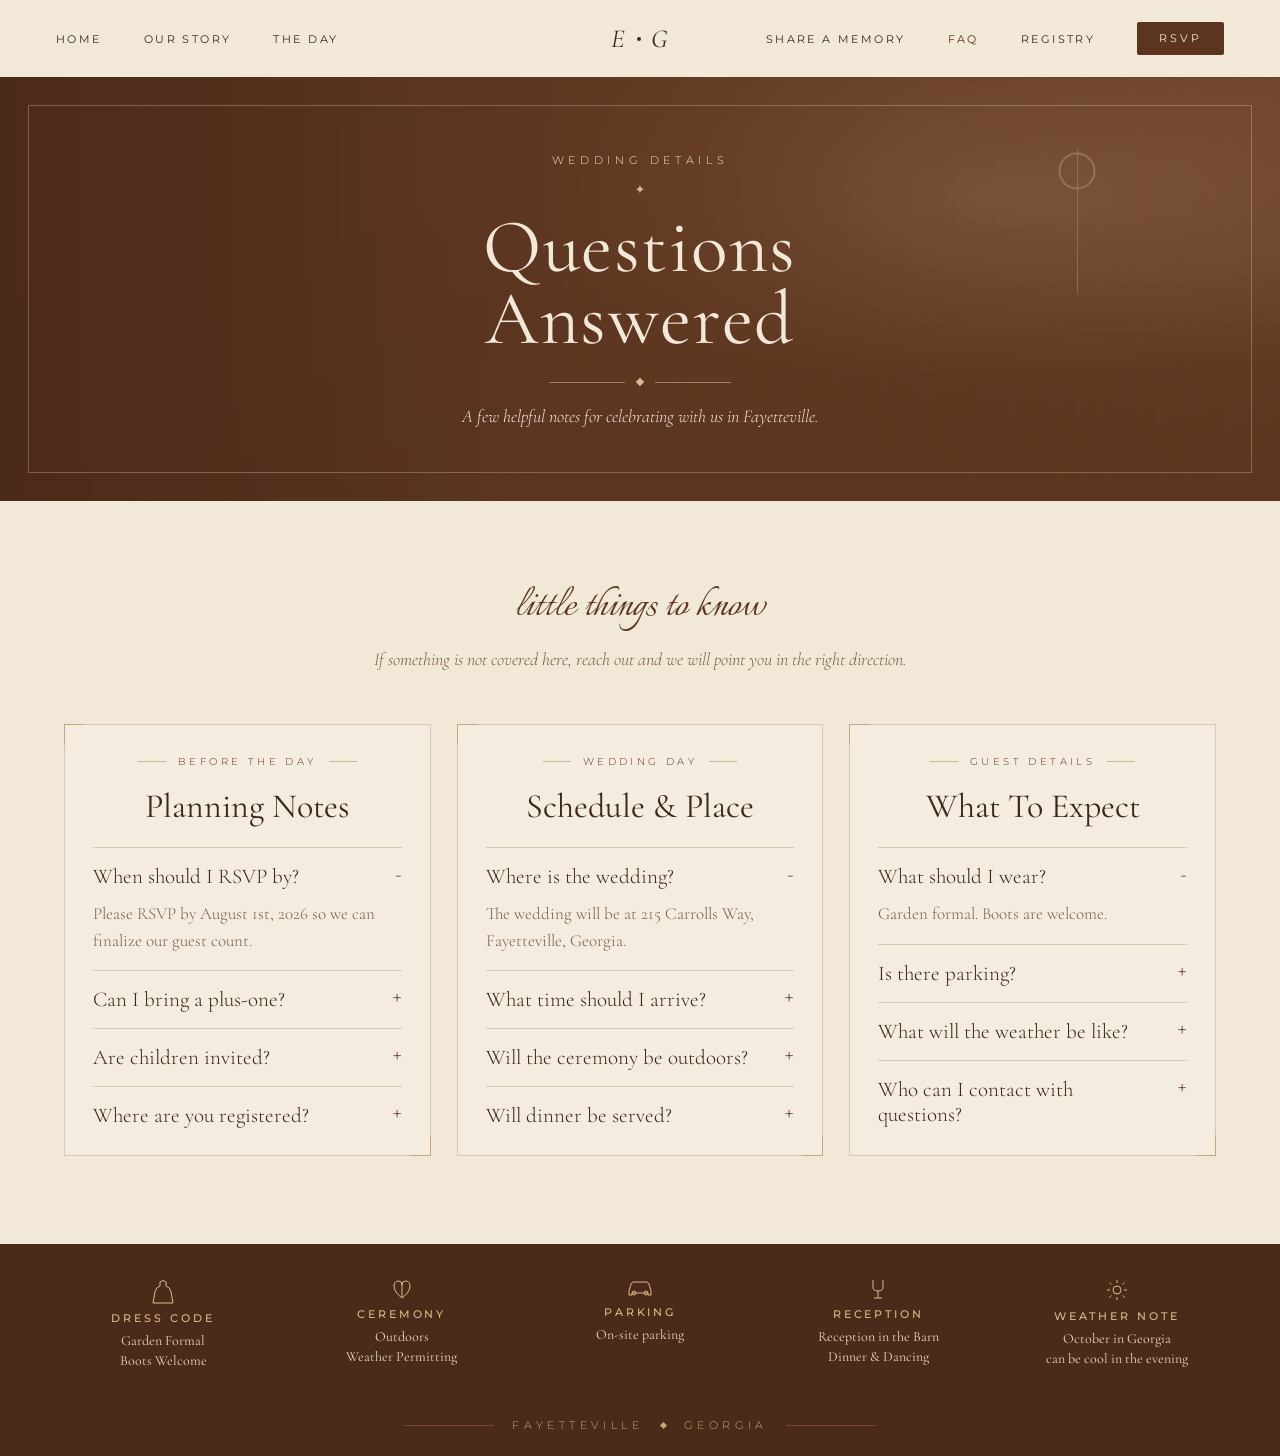
<file: faq.html>
<!doctype html>
<html lang="en">
<head>
<meta charset="utf-8" />
<meta name="viewport" content="width=device-width, initial-scale=1" />
<title>E + G &middot; FAQ</title>
<link rel="preconnect" href="https://fonts.googleapis.com" />
<link rel="preconnect" href="https://fonts.gstatic.com" crossorigin />
<link href="https://fonts.googleapis.com/css2?family=Cormorant+Garamond:ital,wght@0,300;0,400;0,500;0,600;1,300;1,400&family=Italianno&family=Montserrat:wght@300;400;500;600&display=swap" rel="stylesheet" />

<style>
  :root{
    --cocoa:#5C3520;
    --cocoa-deep:#4A2A18;
    --cream:#F2E8D7;
    --cream-card:#F6EFE2;
    --cream-soft:#EDE0CB;
    --ink:#3D2817;
    --ink-soft:#7A5E47;
    --rule:#C9B89A;
    --sage:#6E7548;
    --mauve:#A88283;
    --sprig:#C9A57D;
  }
  *{box-sizing:border-box}
  html,body{margin:0;padding:0}
  body{
    background:var(--cream);
    color:var(--ink);
    font-family:'Montserrat',ui-sans-serif,system-ui,sans-serif;
    font-weight:300;
    -webkit-font-smoothing:antialiased;
    overflow-x:hidden;
  }
  a{color:inherit}

  .nav{
    display:grid;grid-template-columns:1fr auto 1fr;align-items:center;
    padding:22px 56px;background:var(--cream);
    font-size:11px;letter-spacing:.22em;font-weight:400;
  }
  .nav-l, .nav-r{display:flex;align-items:center;gap:42px}
  .nav-r{justify-content:flex-end}
  .nav a{color:var(--ink);text-decoration:none;text-transform:uppercase}
  .nav a:hover, .nav a.active{color:var(--cocoa)}
  .monogram{
    font-family:'Cormorant Garamond',serif;font-style:italic;
    font-size:26px;letter-spacing:.08em;color:var(--ink);
    display:flex;align-items:center;gap:10px;
  }
  .monogram .dot{width:4px;height:4px;border-radius:50%;background:var(--ink)}
  .nav-rsvp{
    background:var(--cocoa);color:#F2E8D7 !important;
    padding:10px 22px;letter-spacing:.28em;
    border-radius:2px;font-size:10.5px;
  }
  .nav-rsvp:hover{background:var(--cocoa-deep);color:#F2E8D7 !important}

  .hero{
    position:relative;
    min-height:360px;
    overflow:hidden;
    background:
      linear-gradient(90deg,rgba(74,42,24,.98) 0%,rgba(92,53,32,.92) 42%,rgba(92,53,32,.62) 72%,rgba(92,53,32,.48) 100%),
      radial-gradient(ellipse at 78% 28%, rgba(201,165,125,.55), transparent 42%),
      linear-gradient(180deg,#7A4A30 0%,#5C3520 100%);
    color:#F2E8D7;
  }
  .hero::before{
    content:'';position:absolute;inset:28px;
    border:1px solid rgba(242,232,215,.28);
    pointer-events:none;
  }
  .hero::after{
    content:'';
    position:absolute;
    right:10%;
    top:52px;
    width:150px;
    height:210px;
    opacity:.22;
    background:
      radial-gradient(circle at 50% 20%, transparent 0 16px, currentColor 17px 18px, transparent 19px),
      linear-gradient(currentColor,currentColor) 50% 30%/1px 145px no-repeat;
    color:#F2E8D7;
  }
  .hero-content{
    position:relative;z-index:1;
    max-width:650px;
    padding:76px 24px 70px;
    margin:0 auto;
    text-align:center;
  }
  .eyebrow{
    font-size:11px;
    letter-spacing:.42em;
    text-transform:uppercase;
    margin-bottom:14px;
  }
  .star{font-size:13px;margin:0 auto 14px;color:#D7B994}
  h1{
    font-family:'Cormorant Garamond',serif;
    font-weight:400;
    font-size:76px;
    line-height:.95;
    letter-spacing:.02em;
    margin:0;
  }
  .hero-rule{
    display:flex;align-items:center;justify-content:center;gap:12px;
    margin:24px auto 18px;
  }
  .hero-rule::before,.hero-rule::after{
    content:'';width:76px;height:1px;background:rgba(242,232,215,.42);
  }
  .hero-rule span{
    width:6px;height:6px;background:#D7B994;transform:rotate(45deg);
  }
  .hero-copy{
    font-family:'Cormorant Garamond',serif;
    font-size:18px;
    line-height:1.55;
    font-style:italic;
    max-width:500px;
    margin:0 auto;
  }

  .faq-section{
    padding:76px 64px 88px;
  }
  .faq-intro{
    text-align:center;
    max-width:680px;
    margin:0 auto 50px;
  }
  .script-line{
    font-family:'Italianno',cursive;
    font-size:48px;
    color:var(--cocoa);
    margin-bottom:8px;
  }
  .faq-intro p{
    font-family:'Cormorant Garamond',serif;
    font-size:18px;
    line-height:1.6;
    color:var(--ink-soft);
    font-style:italic;
    margin:0;
  }
  .faq-grid{
    display:grid;
    grid-template-columns:repeat(3,minmax(0,1fr));
    gap:26px;
    max-width:1220px;
    margin:0 auto;
  }
  .faq-group{
    background:rgba(246,239,226,.72);
    border:1px solid rgba(201,184,154,.65);
    padding:30px 28px 26px;
    min-height:100%;
    position:relative;
  }
  .faq-group::before,.faq-group::after{
    content:'';
    position:absolute;
    width:20px;height:20px;
    border:1px solid var(--sprig);
    pointer-events:none;
  }
  .faq-group::before{top:-1px;left:-1px;border-right:0;border-bottom:0}
  .faq-group::after{bottom:-1px;right:-1px;border-left:0;border-top:0}
  .group-kicker{
    display:flex;align-items:center;justify-content:center;gap:12px;
    font-size:10px;
    letter-spacing:.34em;
    text-transform:uppercase;
    color:var(--cocoa);
    margin-bottom:18px;
  }
  .group-kicker::before,.group-kicker::after{
    content:'';width:28px;height:1px;background:var(--rule);
  }
  .faq-group h2{
    font-family:'Cormorant Garamond',serif;
    font-size:34px;
    font-weight:400;
    text-align:center;
    margin:0 0 20px;
    color:var(--ink);
  }
  details{
    border-top:1px solid rgba(201,184,154,.65);
    padding:16px 0 0;
    margin-top:16px;
  }
  details:first-of-type{margin-top:0}
  summary{
    cursor:pointer;
    list-style:none;
    display:flex;
    align-items:flex-start;
    justify-content:space-between;
    gap:18px;
    font-family:'Cormorant Garamond',serif;
    font-size:21px;
    line-height:1.2;
    color:var(--ink);
  }
  summary::-webkit-details-marker{display:none}
  summary::after{
    content:'+';
    color:var(--cocoa);
    font-family:'Montserrat',ui-sans-serif,system-ui,sans-serif;
    font-size:18px;
    line-height:1;
    margin-top:2px;
  }
  details[open] summary::after{content:'-'}
  details p{
    margin:12px 22px 2px 0;
    font-family:'Cormorant Garamond',serif;
    font-size:17px;
    line-height:1.55;
    color:var(--ink-soft);
  }
  .contact-band{
    background:var(--cocoa);
    color:#F2E8D7;
    text-align:center;
    padding:48px 24px 54px;
  }
  .contact-band h2{
    font-family:'Cormorant Garamond',serif;
    font-weight:400;
    font-size:38px;
    margin:0 0 8px;
  }
  .contact-band p{
    font-family:'Cormorant Garamond',serif;
    font-size:18px;
    line-height:1.55;
    color:#E9D9BD;
    margin:0 auto 22px;
    max-width:540px;
    font-style:italic;
  }
  .contact-btn{
    display:inline-flex;
    align-items:center;
    justify-content:center;
    min-width:160px;
    padding:12px 24px;
    border:1px solid #E9D9BD;
    color:#F2E8D7;
    text-decoration:none;
    font-size:10px;
    letter-spacing:.28em;
    text-transform:uppercase;
  }
  .ft-cocoa{
    background:var(--cocoa-deep);color:#E9D9BD;
    padding:34px 56px 24px;
  }
  .ft-grid{
    display:grid;grid-template-columns:repeat(5,1fr);gap:24px;
    max-width:1300px;margin:0 auto;
  }
  .ft-pill{text-align:center}
  .ft-pill-ico{
    display:flex;justify-content:center;margin-bottom:8px;color:#D9B98B;
  }
  .ft-pill-lbl{
    font-size:10.5px;letter-spacing:.28em;font-weight:500;
    color:#D9B98B;margin-bottom:6px;
  }
  .ft-pill-l1,.ft-pill-l2{
    font-family:'Cormorant Garamond',serif;font-size:14px;
    color:#E9D9BD;line-height:1.45;font-weight:400;
  }
  .ft-loc{
    margin-top:30px;padding-top:18px;
    display:flex;justify-content:center;align-items:center;gap:18px;
    font-size:10.5px;letter-spacing:.42em;color:#C9A57D;
  }
  .ft-loc::before,.ft-loc::after{
    content:'';height:1px;width:90px;background:#7A4A30;
  }
  .ft-loc .dia{width:5px;height:5px;background:#C9A57D;transform:rotate(45deg)}

  @media (max-width:1100px){
    .nav{padding:18px 26px;font-size:10px;letter-spacing:.18em}
    .nav-l,.nav-r{gap:24px}
    .faq-grid{grid-template-columns:1fr}
    .faq-group{max-width:720px;width:100%;margin:0 auto}
    .ft-grid{grid-template-columns:repeat(2,1fr)}
  }
  @media (max-width:720px){
    .nav{
      grid-template-columns:1fr;
      justify-items:center;
      row-gap:9px;
      padding:12px 14px 14px;
      font-size:9px;
      letter-spacing:.16em;
    }
    .nav .monogram{grid-row:1;font-size:24px}
    .nav-l,.nav-r{
      width:100%;
      justify-content:center;
      flex-wrap:wrap;
      gap:8px 17px;
    }
    .nav-l{grid-row:2}
    .nav-r{grid-row:3}
    .nav a{white-space:nowrap}
    .nav-rsvp{padding:8px 15px;font-size:9px;letter-spacing:.2em}
    .hero{min-height:330px}
    .hero::before{inset:18px}
    h1{font-size:58px}
    .hero-content{padding:58px 22px}
    .faq-section{padding:52px 18px 66px}
    .script-line{font-size:40px}
    .faq-group{padding:26px 22px 22px}
    .faq-group h2{font-size:31px}
    summary{font-size:20px}
    .ft-cocoa{padding:30px 20px 22px}
    .ft-grid{grid-template-columns:1fr;gap:28px}
    .ft-loc{letter-spacing:.26em;gap:12px}
    .ft-loc::before,.ft-loc::after{width:42px}
  }
</style>
</head>

<body>
<nav class="nav">
  <div class="nav-l">
    <a href="index.html">HOME</a>
    <a href="our-story.html">OUR STORY</a>
    <a href="the-day.html">THE DAY</a>
  </div>
  <div class="monogram"><span>E</span><span class="dot"></span><span>G</span></div>
  <div class="nav-r">
    <a href="share-memory.html">SHARE A MEMORY</a>
    <a class="active" href="faq.html">FAQ</a>
    <a href="registry.html">REGISTRY</a>
    <a href="rsvp.html" class="nav-rsvp">RSVP</a>
  </div>
</nav>

<header class="hero">
  <div class="hero-content">
    <div class="eyebrow">Wedding Details</div>
    <div class="star">&#10022;</div>
    <h1>Questions<br>Answered</h1>
    <div class="hero-rule"><span></span></div>
    <p class="hero-copy">
      A few helpful notes for celebrating with us in Fayetteville.
    </p>
  </div>
</header>

<main>
  <section class="faq-section">
    <div class="faq-intro">
      <div class="script-line">little things to know</div>
      <p>If something is not covered here, reach out and we will point you in the right direction.</p>
    </div>

    <div class="faq-grid">
      <section class="faq-group">
        <div class="group-kicker">Before The Day</div>
        <h2>Planning Notes</h2>

        <details open>
          <summary>When should I RSVP by?</summary>
          <p>Please RSVP by August 1st, 2026 so we can finalize our guest count.</p>
        </details>

        <details>
          <summary>Can I bring a plus-one?</summary>
          <p>Please refer to the name listed on your invitation or RSVP form. If a guest is included, they will appear there.</p>
        </details>

        <details>
          <summary>Are children invited?</summary>
          <p>We love your little ones, but our wedding celebration will be adults-only unless otherwise noted on your invitation.</p>
        </details>

        <details>
          <summary>Where are you registered?</summary>
          <p>You can find our registry on the Registry page. Your presence is truly the greatest gift.</p>
        </details>
      </section>

      <section class="faq-group">
        <div class="group-kicker">Wedding Day</div>
        <h2>Schedule & Place</h2>

        <details open>
          <summary>Where is the wedding?</summary>
          <p>The wedding will be at 215 Carrolls Way, Fayetteville, Georgia.</p>
        </details>

        <details>
          <summary>What time should I arrive?</summary>
          <p>Guests should arrive around 4:30 PM so everyone has time to park and find a seat before the ceremony begins at 5:00 PM.</p>
        </details>

        <details>
          <summary>Will the ceremony be outdoors?</summary>
          <p>Yes, the ceremony is planned for the open pasture, weather permitting.</p>
        </details>

        <details>
          <summary>Will dinner be served?</summary>
          <p>Yes, supper and dancing will follow the ceremony and cocktail hour.</p>
        </details>
      </section>

      <section class="faq-group">
        <div class="group-kicker">Guest Details</div>
        <h2>What To Expect</h2>

        <details open>
          <summary>What should I wear?</summary>
          <p>Garden formal. Boots are welcome.</p>
        </details>

        <details>
          <summary>Is there parking?</summary>
          <p>Yes, on-site parking will be available.</p>
        </details>

        <details>
          <summary>What will the weather be like?</summary>
          <p>October evenings in Georgia can be cool, so we recommend bringing a light layer.</p>
        </details>

        <details>
          <summary>Who can I contact with questions?</summary>
          <p>If you have any trouble finding your name or submitting your RSVP, please reach out and we will be happy to help.</p>
        </details>
      </section>
    </div>
  </section>

</main>
<footer class="ft-cocoa">
  <div class="ft-grid">
    <div class="ft-pill">
      <div class="ft-pill-ico">
        <svg width="22" height="26" viewBox="0 0 22 26" fill="none" stroke="currentColor" stroke-width="1">
          <path d="M8 4 Q 11 1, 14 4 L 14 8 Q 18 9, 19 14 L 21 25 L 1 25 L 3 14 Q 4 9, 8 8 Z"/>
        </svg>
      </div>
      <div class="ft-pill-lbl">DRESS CODE</div>
      <div class="ft-pill-l1">Garden Formal</div>
      <div class="ft-pill-l2">Boots Welcome</div>
    </div>
    <div class="ft-pill">
      <div class="ft-pill-ico">
        <svg width="24" height="22" viewBox="0 0 24 22" fill="none" stroke="currentColor" stroke-width="1">
          <path d="M12 20 Q 4 14, 4 8 Q 4 3, 9 3 Q 12 3, 12 7 Q 12 3, 15 3 Q 20 3, 20 8 Q 20 14, 12 20 Z"/>
          <path d="M12 20 L 12 4"/>
        </svg>
      </div>
      <div class="ft-pill-lbl">CEREMONY</div>
      <div class="ft-pill-l1">Outdoors</div>
      <div class="ft-pill-l2">Weather Permitting</div>
    </div>
    <div class="ft-pill">
      <div class="ft-pill-ico">
        <svg width="28" height="20" viewBox="0 0 28 20" fill="none" stroke="currentColor" stroke-width="1">
          <path d="M3 13 L 5 6 Q 6 4, 8 4 L 20 4 Q 22 4, 23 6 L 25 13 L 25 17 L 22 17 L 22 15 L 6 15 L 6 17 L 3 17 Z"/>
          <circle cx="8" cy="15" r="2"/><circle cx="20" cy="15" r="2"/>
        </svg>
      </div>
      <div class="ft-pill-lbl">PARKING</div>
      <div class="ft-pill-l1">On-site parking</div>
      <div class="ft-pill-l2">
</div>
    </div>
    <div class="ft-pill">
      <div class="ft-pill-ico">
        <svg width="22" height="22" viewBox="0 0 22 22" fill="none" stroke="currentColor" stroke-width="1">
          <path d="M6 2 L 6 9 Q 6 13, 11 13 Q 16 13, 16 9 L 16 2"/>
          <path d="M11 13 L 11 20"/><path d="M7 20 L 15 20"/>
        </svg>
      </div>
      <div class="ft-pill-lbl">RECEPTION</div>
      <div class="ft-pill-l1">Reception in the Barn</div>
      <div class="ft-pill-l2">Dinner &amp; Dancing</div>
    </div>
    <div class="ft-pill">
      <div class="ft-pill-ico">
        <svg width="24" height="24" viewBox="0 0 24 24" fill="none" stroke="currentColor" stroke-width="1">
          <circle cx="12" cy="12" r="4"/>
          <path d="M12 2 L 12 5 M12 19 L 12 22 M2 12 L 5 12 M19 12 L 22 12
                   M4.5 4.5 L 6.5 6.5 M17.5 17.5 L 19.5 19.5
                   M4.5 19.5 L 6.5 17.5 M17.5 6.5 L 19.5 4.5"/>
        </svg>
      </div>
      <div class="ft-pill-lbl">WEATHER NOTE</div>
      <div class="ft-pill-l1">October in Georgia</div>
      <div class="ft-pill-l2">can be cool in the evening</div>
    </div>
  </div>
  <div class="ft-loc">
    <span>FAYETTEVILLE</span>
    <div class="dia"></div>
    <span>GEORGIA</span>
  </div>
</footer>
</body>
</html>
</file>
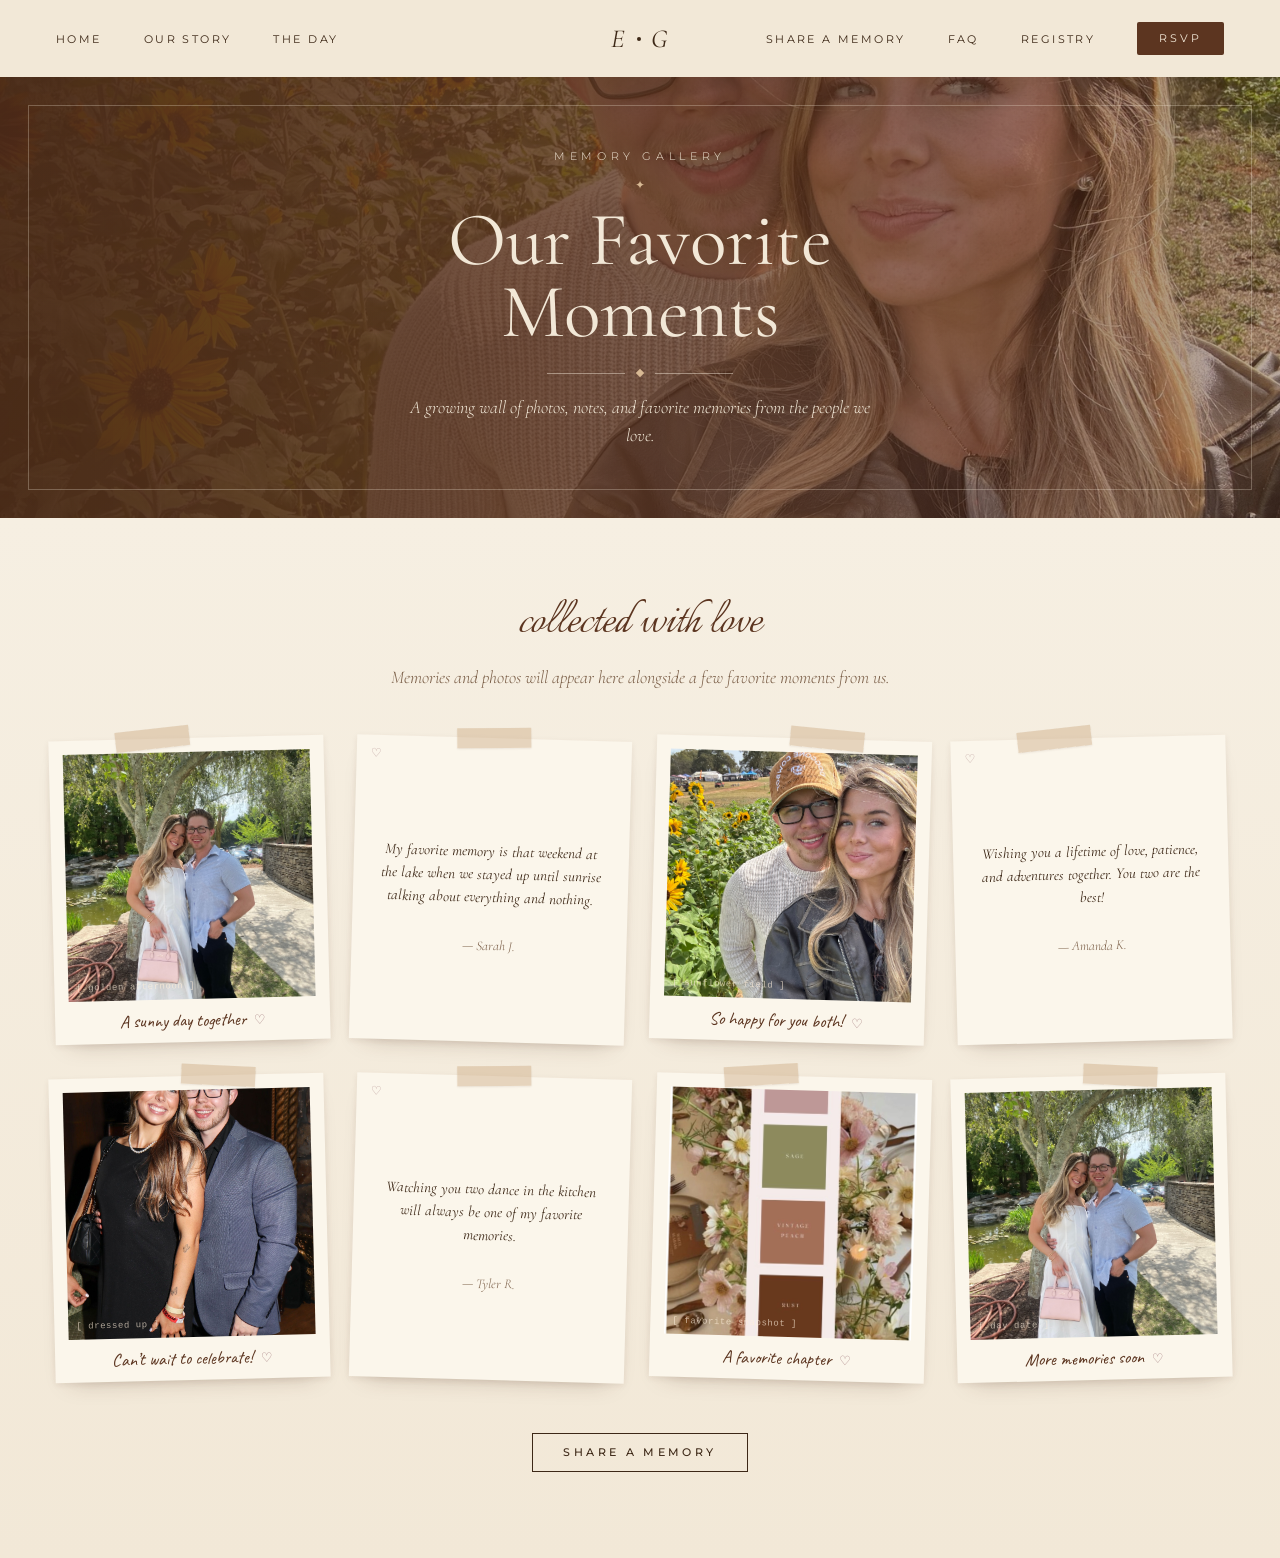
<file: gallery.html>
<!doctype html>
<html lang="en">
<head>
<meta charset="utf-8" />
<meta name="viewport" content="width=device-width, initial-scale=1" />
<title>E + G &middot; Memory Gallery</title>
<link rel="preconnect" href="https://fonts.googleapis.com" />
<link rel="preconnect" href="https://fonts.gstatic.com" crossorigin />
<link href="https://fonts.googleapis.com/css2?family=Cormorant+Garamond:ital,wght@0,300;0,400;0,500;0,600;1,300;1,400&family=Italianno&family=Caveat:wght@400;500&family=Montserrat:wght@300;400;500;600&display=swap" rel="stylesheet" />

<style>
  :root{
    --cocoa:#5C3520;
    --cocoa-deep:#4A2A18;
    --cream:#F2E8D7;
    --cream-card:#F6EFE2;
    --cream-soft:#EDE0CB;
    --polaroid:#FBF6EB;
    --ink:#3D2817;
    --ink-soft:#7A5E47;
    --rule:#C9B89A;
    --sage:#6E7548;
    --mauve:#A88283;
    --sprig:#C9A57D;
    --tape:rgba(201,165,125,.42);
  }
  *{box-sizing:border-box}
  html,body{margin:0;padding:0}
  body{
    background:var(--cream);
    color:var(--ink);
    font-family:'Montserrat',ui-sans-serif,system-ui,sans-serif;
    font-weight:300;
    -webkit-font-smoothing:antialiased;
    overflow-x:hidden;
  }
  a{color:inherit}

  .nav{
    display:grid;grid-template-columns:1fr auto 1fr;align-items:center;
    padding:22px 56px;background:var(--cream);
    font-size:11px;letter-spacing:.22em;font-weight:400;
  }
  .nav-l,.nav-r{display:flex;align-items:center;gap:42px}
  .nav-r{justify-content:flex-end}
  .nav a{color:var(--ink);text-decoration:none;text-transform:uppercase}
  .nav a:hover{color:var(--cocoa)}
  .monogram{
    font-family:'Cormorant Garamond',serif;font-style:italic;
    font-size:26px;letter-spacing:.08em;color:var(--ink);
    display:flex;align-items:center;gap:10px;
  }
  .monogram .dot{width:4px;height:4px;border-radius:50%;background:var(--ink)}
  .nav-rsvp{
    background:var(--cocoa);color:#F2E8D7 !important;
    padding:10px 22px;letter-spacing:.28em;
    border-radius:2px;font-size:10.5px;
  }
  .nav-rsvp:hover{background:var(--cocoa-deep);color:#F2E8D7 !important}

  .hero{
    position:relative;
    min-height:350px;
    background:
      linear-gradient(90deg,rgba(74,42,24,.96) 0%,rgba(92,53,32,.84) 42%,rgba(92,53,32,.42) 100%),
      url("images/sunflower-field.jpg") center/cover no-repeat;
    color:#F2E8D7;
    overflow:hidden;
  }
  .hero::before{
    content:'';position:absolute;inset:28px;
    border:1px solid rgba(242,232,215,.28);
    pointer-events:none;
  }
  .hero-copy{
    position:relative;z-index:1;
    max-width:640px;
    margin:0 auto;
    text-align:center;
    padding:72px 24px 68px;
  }
  .eyebrow{
    font-size:11px;
    letter-spacing:.42em;
    text-transform:uppercase;
    margin-bottom:14px;
  }
  .star{font-size:12px;color:#D7B994;margin-bottom:12px}
  h1{
    font-family:'Cormorant Garamond',serif;
    font-weight:400;
    font-size:76px;
    line-height:.95;
    margin:0;
  }
  .hero-rule{
    display:flex;align-items:center;justify-content:center;gap:12px;
    margin:22px auto 18px;
  }
  .hero-rule::before,.hero-rule::after{
    content:'';width:78px;height:1px;background:rgba(242,232,215,.46);
  }
  .hero-rule span{width:6px;height:6px;background:#D7B994;transform:rotate(45deg)}
  .hero-copy p{
    font-family:'Cormorant Garamond',serif;
    font-size:18px;
    line-height:1.55;
    font-style:italic;
    margin:0 auto;
    max-width:490px;
  }

  .gallery-section{
    padding:72px 52px 86px;
    background:linear-gradient(180deg,#F6EFE2 0%,var(--cream) 100%);
  }
  .section-head{
    text-align:center;
    margin:0 auto 46px;
    max-width:660px;
  }
  .section-head .script{
    font-family:'Italianno',cursive;
    font-size:52px;
    color:var(--cocoa);
    margin-bottom:8px;
  }
  .section-head p{
    font-family:'Cormorant Garamond',serif;
    font-size:18px;
    line-height:1.6;
    color:var(--ink-soft);
    font-style:italic;
    margin:0;
  }
  .wall{
    max-width:1180px;
    margin:0 auto;
    display:grid;
    grid-template-columns:repeat(4,minmax(0,1fr));
    gap:34px 26px;
  }
  .pol{
    background:var(--polaroid);
    padding:18px 18px 14px;
    box-shadow:0 12px 24px -16px rgba(74,42,24,.35),
               0 2px 6px rgba(74,42,24,.08);
    position:relative;
    transition:transform .25s ease;
  }
  .pol::before{
    content:'';position:absolute;left:50%;top:-10px;
    width:74px;height:20px;transform:translateX(-50%) rotate(-2deg);
    background:var(--tape);
    box-shadow:0 1px 2px rgba(74,42,24,.08);
  }
  .pol.tape-r::before{transform:translateX(-50%) rotate(4deg);left:62%}
  .pol.tape-l::before{transform:translateX(-50%) rotate(-5deg);left:38%}
  .pol.tilt-l{transform:rotate(-1.4deg)}
  .pol.tilt-r{transform:rotate(1.6deg)}
  .pol:hover{transform:rotate(0) translateY(-3px)}
  .pol-heart{
    position:absolute;top:10px;left:14px;
    color:var(--mauve);font-size:12px;opacity:.7;
  }
  .pol-text{
    min-height:230px;display:flex;flex-direction:column;
    align-items:center;justify-content:center;text-align:center;
    padding:34px 22px 22px;
  }
  .pol-text .quote{
    font-family:'Cormorant Garamond',serif;font-size:15px;
    color:var(--ink);line-height:1.55;font-style:italic;font-weight:400;
  }
  .pol-text .sig{
    font-family:'Cormorant Garamond',serif;font-size:13.5px;
    color:var(--ink-soft);margin-top:14px;font-style:italic;
  }
  .pol-photo{padding:14px 14px 10px}
  .pol-photo .photo{
    width:100%;aspect-ratio:1/1;background:var(--cream-soft);
    background-size:cover;background-position:center;
    margin-bottom:10px;position:relative;overflow:hidden;
  }
  .pol-photo .caption{
    font-family:'Caveat',cursive;font-size:18px;color:var(--cocoa);
    text-align:center;line-height:1.1;padding:2px 4px 2px;
  }
  .pol-photo .caption .heart{color:var(--mauve);font-size:13px;margin-left:4px}
  .photo-hint{
    position:absolute;left:8px;bottom:8px;
    font-family:ui-monospace,Menlo,monospace;font-size:9px;
    color:rgba(255,240,220,.65);letter-spacing:.06em;
  }
  .wall-empty{
    grid-column:1/-1;text-align:center;padding:48px 20px;
    font-family:'Cormorant Garamond',serif;font-style:italic;
    color:var(--ink-soft);font-size:17px;
  }
  .cta-row{
    display:flex;
    justify-content:center;
    gap:14px;
    flex-wrap:wrap;
    margin-top:52px;
  }
  .btn-ghost{
    display:inline-block;padding:12px 30px;background:transparent;
    border:1px solid var(--ink);color:var(--ink);
    font-family:'Montserrat',sans-serif;font-size:10.5px;font-weight:500;
    letter-spacing:.32em;text-transform:uppercase;text-decoration:none;
    transition:background .15s,color .15s;
  }
  .btn-ghost:hover{background:var(--ink);color:var(--cream)}

  @media (max-width:1100px){
    .nav{padding:18px 26px;font-size:10px;letter-spacing:.18em}
    .nav-l,.nav-r{gap:24px}
    .wall{grid-template-columns:repeat(3,1fr)}
  }
  @media (max-width:820px){
    .wall{grid-template-columns:repeat(2,1fr)}
  }
  @media (max-width:720px){
    .nav{
      grid-template-columns:1fr;
      justify-items:center;
      row-gap:9px;
      padding:12px 14px 14px;
      font-size:9px;
      letter-spacing:.16em;
    }
    .nav .monogram{grid-row:1;font-size:24px}
    .nav-l,.nav-r{
      width:100%;
      justify-content:center;
      flex-wrap:wrap;
      gap:8px 17px;
    }
    .nav-l{grid-row:2}
    .nav-r{grid-row:3}
    .nav a{white-space:nowrap}
    .nav-rsvp{padding:8px 15px;font-size:9px;letter-spacing:.2em}
    h1{font-size:58px}
    .hero::before{inset:18px}
    .gallery-section{padding:54px 18px 66px}
    .wall{grid-template-columns:1fr;max-width:340px}
  }
</style>
</head>

<body>
<nav class="nav">
  <div class="nav-l">
    <a href="index.html">HOME</a>
    <a href="our-story.html">OUR STORY</a>
    <a href="the-day.html">THE DAY</a>
  </div>
  <div class="monogram"><span>E</span><span class="dot"></span><span>G</span></div>
  <div class="nav-r">
    <a href="share-memory.html">SHARE A MEMORY</a>
    <a href="faq.html">FAQ</a>
    <a href="registry.html">REGISTRY</a>
    <a href="rsvp.html" class="nav-rsvp">RSVP</a>
  </div>
</nav>

<header class="hero">
  <div class="hero-copy">
    <div class="eyebrow">Memory Gallery</div>
    <div class="star">&#10022;</div>
    <h1>Our Favorite<br>Moments</h1>
    <div class="hero-rule"><span></span></div>
    <p>A growing wall of photos, notes, and favorite memories from the people we love.</p>
  </div>
</header>

<main>
  <section class="gallery-section">
    <div class="section-head">
      <div class="script">collected with love</div>
      <p>Memories and photos will appear here alongside a few favorite moments from us.</p>
    </div>

    <div class="wall" id="gallery-wall">
      <div class="pol pol-photo tape-l tilt-l" data-gallery-static>
        <div class="photo" style="background-image:url('images/garden-day.jpg')">
          <span class="photo-hint">[ golden afternoon ]</span>
        </div>
        <div class="caption">A sunny day together <span class="heart">♡</span></div>
      </div>

      <div class="pol pol-text tilt-r" data-gallery-static>
        <span class="pol-heart">♡</span>
        <p class="quote">My favorite memory is that weekend at the lake when we stayed up until sunrise talking about everything and nothing.</p>
        <p class="sig">— Sarah J.</p>
      </div>

      <div class="pol pol-photo tape-r tilt-r" data-gallery-static>
        <div class="photo" style="background-image:url('images/sunflower-field.jpg')">
          <span class="photo-hint">[ sunflower field ]</span>
        </div>
        <div class="caption">So happy for you both! <span class="heart">♡</span></div>
      </div>

      <div class="pol pol-text tape-l tilt-l" data-gallery-static>
        <span class="pol-heart">♡</span>
        <p class="quote">Wishing you a lifetime of love, patience, and adventures together. You two are the best!</p>
        <p class="sig">— Amanda K.</p>
      </div>

      <div class="pol pol-photo tape-r tilt-l" data-gallery-static>
        <div class="photo" style="background-image:url('uploads/9D92C17F-8865-4C29-A8F3-6843364B1A6D.jpg')">
          <span class="photo-hint">[ dressed up ]</span>
        </div>
        <div class="caption">Can’t wait to celebrate! <span class="heart">♡</span></div>
      </div>

      <div class="pol pol-text tilt-r" data-gallery-static>
        <span class="pol-heart">♡</span>
        <p class="quote">Watching you two dance in the kitchen will always be one of my favorite memories.</p>
        <p class="sig">— Tyler R.</p>
      </div>

      <div class="pol pol-photo tape-l tilt-r" data-gallery-static>
        <div class="photo" style="background-image:url('uploads/77EEE70C-43FD-4744-9549-A016B0824362.jpg')">
          <span class="photo-hint">[ favorite snapshot ]</span>
        </div>
        <div class="caption">A favorite chapter <span class="heart">♡</span></div>
      </div>

      <div class="pol pol-photo tape-r tilt-l" data-gallery-static>
        <div class="photo" style="background-image:url('uploads/3747692C-2FA0-4B20-9786-67F4D5D299E8.jpg')">
          <span class="photo-hint">[ day date ]</span>
        </div>
        <div class="caption">More memories soon <span class="heart">♡</span></div>
      </div>
    </div>

    <div class="cta-row">
      <a class="btn-ghost" href="share-memory.html">Share A Memory</a>
    </div>
  </section>
</main>

<script>
  window.SHEETS_ENDPOINT = 'https://script.google.com/macros/s/AKfycbzjRD4j5Dp5qdnVaVchh6E4WUmSepkUpL4jeOQXbmbxDoHFCCRVQfOgnPGinD9Hv1Wqeg/exec';

  function escapeHtml(value){
    return String(value || '').replace(/[&<>"']/g, function(ch){
      return ({'&':'&amp;','<':'&lt;','>':'&gt;','"':'&quot;',"'":'&#39;'})[ch];
    });
  }

  function renderMemories(memories){
    var wall = document.getElementById('gallery-wall');
    if (!wall || !Array.isArray(memories) || memories.length === 0) return;
    var approvedMarkup = memories.map(function(memory, index){
      var tilt = index % 2 ? 'tilt-r tape-r' : 'tilt-l tape-l';
      var name = escapeHtml(memory.name || 'Guest');
      var text = escapeHtml(memory.memory || '');
      var song = escapeHtml(memory.song || '');
      var image = memory.photoUrl || '';
      if (image){
        return '<div class="pol pol-photo ' + tilt + '">' +
          '<div class="photo" style="background-image:url(&quot;' + escapeHtml(image) + '&quot;)"></div>' +
          '<div class="caption">' + (text || 'A favorite memory') + ' <span class="heart">♡</span></div>' +
          '<p class="sig">— ' + name + '</p>' +
          (song ? '<p class="sig">Song: ' + song + '</p>' : '') +
        '</div>';
      }
      return '<div class="pol pol-text ' + tilt + '">' +
        '<span class="pol-heart">♡</span>' +
        '<p class="quote">' + text + '</p>' +
        '<p class="sig">— ' + name + '</p>' +
        (song ? '<p class="sig">Song: ' + song + '</p>' : '') +
      '</div>';
    }).join('');
    wall.innerHTML = approvedMarkup;
  }

  function loadApprovedMemories(){
    if (!window.SHEETS_ENDPOINT) return;
    var script;
    var callbackName = 'renderGalleryMemories_' + Date.now();
    window[callbackName] = function(payload){
      try {
        renderMemories(payload && payload.memories);
      } finally {
        delete window[callbackName];
        if (script && script.parentNode) script.parentNode.removeChild(script);
      }
    };
    script = document.createElement('script');
    script.src = window.SHEETS_ENDPOINT + '?action=memories&callback=' + encodeURIComponent(callbackName);
    script.onerror = function(){
      delete window[callbackName];
      if (script.parentNode) script.parentNode.removeChild(script);
    };
    document.body.appendChild(script);
  }

  loadApprovedMemories();
</script>
</body>
</html>
</file>
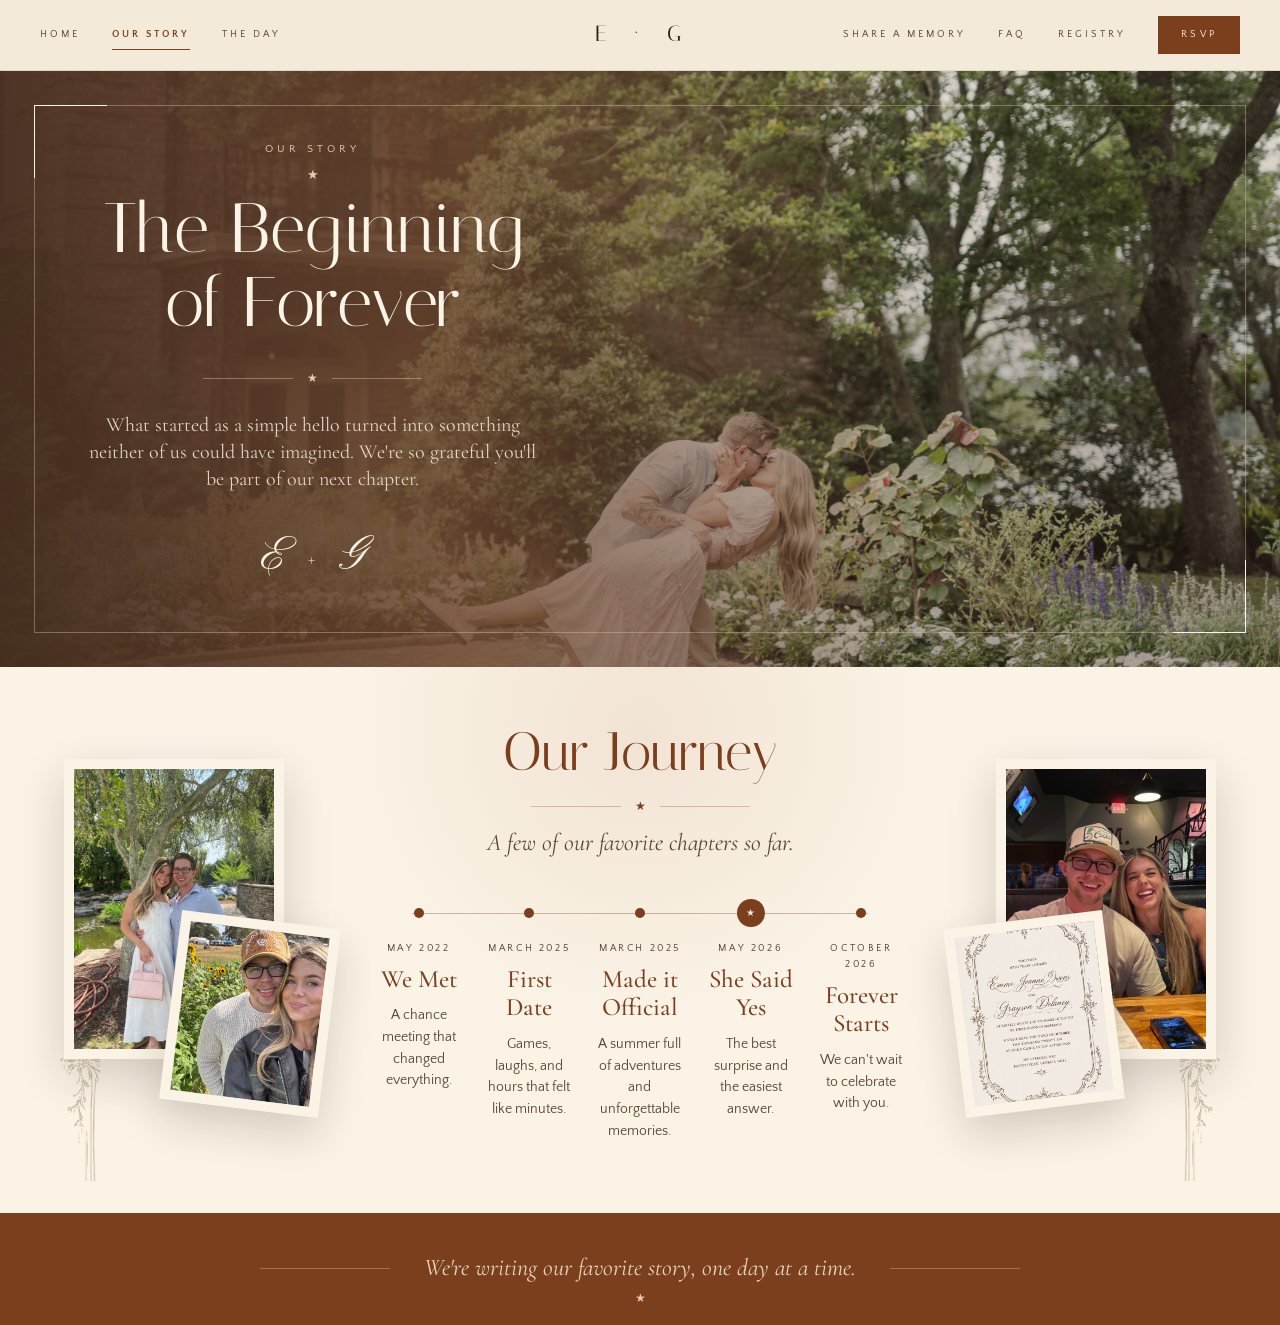
<file: our-story.html>
<!doctype html>
<html lang="en">
<head>
<meta charset="utf-8" />
<meta name="viewport" content="width=device-width, initial-scale=1" />
<title>Our Story | Emme & Grayson</title>
<link rel="preconnect" href="https://fonts.googleapis.com">
<link rel="preconnect" href="https://fonts.gstatic.com" crossorigin>
<link href="https://fonts.googleapis.com/css2?family=Italiana&family=Cormorant+Garamond:ital,wght@0,300;0,400;0,500;1,300;1,400&family=Quattrocento+Sans:wght@400;700&family=Pinyon+Script&family=Playfair+Display:ital,wght@0,400;0,500;1,400&display=swap" rel="stylesheet">
<link rel="stylesheet" href="styles.css">
</head>
<body class="story-page" data-type="classic">

  <nav class="nav story-nav" data-screen-label="Nav">
    <div class="left">
      <a href="index.html">Home</a>
      <a class="active" href="our-story.html">Our Story</a>
      <a href="the-day.html">The Day</a>
    </div>
    <div class="monogram">E &nbsp;&middot;&nbsp; G</div>
    <div class="right">
      <a href="share-memory.html">Share A Memory</a>
      <a href="faq.html">FAQ</a>
      <a href="registry.html">Registry</a>
      <a class="rsvp" href="rsvp.html">RSVP</a>
    </div>
    <button class="menu-btn" aria-label="Menu">Menu</button>
  </nav>

  <main>
    <section class="story-landing-hero" data-screen-label="Our Story Hero">
      <div class="story-hero-photo" role="img" aria-label="Emme and Grayson in a sunflower field"></div>
      <div class="story-hero-frame" aria-hidden="true"></div>

      <div class="story-hero-copy">
        <div class="eyebrow light">Our Story</div>
        <div class="story-hero-star" aria-hidden="true">&starf;</div>
        <h1>The Beginning<br>of Forever</h1>
        <div class="story-hero-rule"><span></span><i>&starf;</i><span></span></div>
        <p>What started as a simple hello turned into something neither of us could have imagined. We're so grateful you'll be part of our next chapter.</p>
        <div class="story-hero-signature">E <span>+</span> G</div>
      </div>

    </section>

    <section class="journey-section" data-screen-label="Our Journey">
      <div class="journey-photo-stack left-stack" aria-hidden="true">
        <div class="story-polaroid large walk"></div>
        <div class="story-polaroid small selfie"></div>
      </div>

      <div class="journey-copy">
        <h2>Our Journey</h2>
        <div class="journey-rule"><span></span><i>&starf;</i><span></span></div>
        <p class="journey-lede">A few of our favorite chapters so far.</p>

        <div class="journey-timeline" aria-label="Relationship timeline">
          <article>
            <span class="pin"></span>
            <time>May 2022</time>
            <h3>We Met</h3>
            <p>A chance meeting that changed everything.</p>
          </article>
          <article>
            <span class="pin"></span>
            <time>March 2025</time>
            <h3>First Date</h3>
            <p>Games, laughs, and hours that felt like minutes.</p>
          </article>
          <article>
            <span class="pin"></span>
            <time>March 2025</time>
            <h3>Made it Official</h3>
            <p>A summer full of adventures and unforgettable memories.</p>
          </article>
          <article class="featured">
            <span class="pin">&starf;</span>
            <time>May 2026</time>
            <h3>She Said Yes</h3>
            <p>The best surprise and the easiest answer.</p>
          </article>
          <article>
            <span class="pin"></span>
            <time>October 2026</time>
            <h3>Forever Starts</h3>
            <p>We can't wait to celebrate with you.</p>
          </article>
        </div>
      </div>

      <div class="journey-photo-stack right-stack" aria-hidden="true">
        <div class="story-polaroid large proposal"></div>
        <div class="story-polaroid small ring"></div>
      </div>
    </section>

    <section class="story-closing-band">
      <span></span>
      <p>We're writing our favorite story, one day at a time.</p>
      <span></span>
      <i>&starf;</i>
    </section>
  </main>

</body>
</html>
</file>
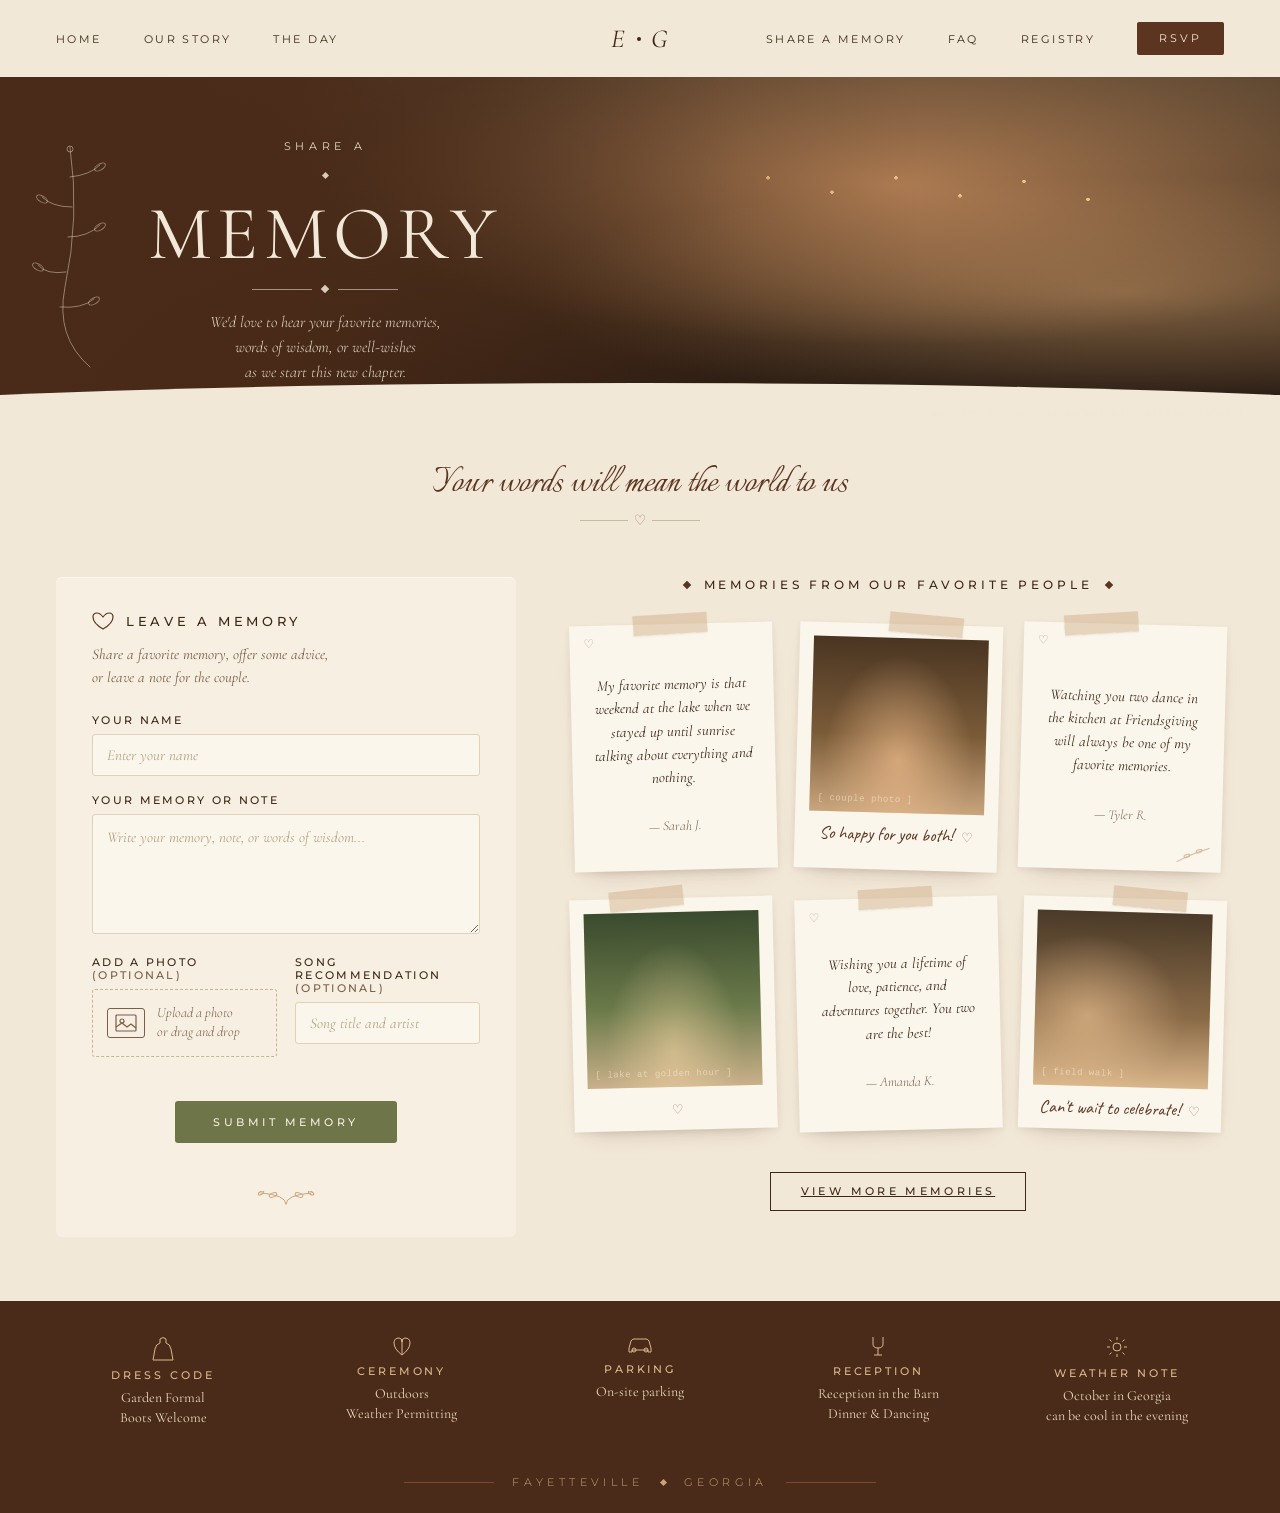
<file: share-memory.html>
<!doctype html>
<html lang="en">
<head>
<meta charset="utf-8" />
<meta name="viewport" content="width=device-width, initial-scale=1" />
<title>E + G · Share A Memory</title>
<link rel="preconnect" href="https://fonts.googleapis.com" />
<link rel="preconnect" href="https://fonts.gstatic.com" crossorigin />
<link href="https://fonts.googleapis.com/css2?family=Cormorant+Garamond:ital,wght@0,300;0,400;0,500;0,600;1,300;1,400&family=Italianno&family=Caveat:wght@400;500&family=Montserrat:wght@300;400;500;600&display=swap" rel="stylesheet" />

<style>
  :root{
    --cocoa:#5C3520;
    --cocoa-deep:#4A2A18;
    --cream:#F2E8D7;
    --cream-card:#F6EFE2;
    --cream-soft:#EDE0CB;
    --polaroid:#FBF6EB;
    --ink:#3D2817;
    --ink-soft:#7A5E47;
    --rule:#C9B89A;
    --sage:#6E7548;
    --sage-deep:#5A6038;
    --mauve:#A88283;
    --sprig:#C9A57D;
    --tape:rgba(201,165,125,.42);
  }
  *{box-sizing:border-box}
  html,body{margin:0;padding:0}
  body{
    background:var(--cream);
    color:var(--ink);
    font-family:'Montserrat',ui-sans-serif,system-ui,sans-serif;
    font-weight:300;
    -webkit-font-smoothing:antialiased;
    overflow-x:hidden;
  }
  .serif{font-family:'Cormorant Garamond',serif}
  .script{font-family:'Italianno',cursive}
  .hand{font-family:'Caveat',cursive}

  /* ─── nav ─── */
  .nav{
    display:grid;grid-template-columns:1fr auto 1fr;align-items:center;
    padding:22px 56px;background:var(--cream);
    font-size:11px;letter-spacing:.22em;font-weight:400;
  }
  .nav-l, .nav-r{display:flex;align-items:center;gap:42px}
  .nav-r{justify-content:flex-end}
  .nav a{color:var(--ink);text-decoration:none;text-transform:uppercase}
  .nav a:hover{color:var(--cocoa)}
  .monogram{
    font-family:'Cormorant Garamond',serif;font-style:italic;
    font-size:26px;letter-spacing:.08em;color:var(--ink);
    display:flex;align-items:center;gap:10px;
  }
  .monogram .dot{width:4px;height:4px;border-radius:50%;background:var(--ink)}
  .nav-rsvp{
    background:var(--cocoa);color:#F2E8D7 !important;
    padding:10px 22px;letter-spacing:.28em;
    border-radius:2px;font-size:10.5px;
  }
  .nav-rsvp:hover{background:var(--cocoa-deep);color:#F2E8D7 !important}

  /* ─── hero ─── */
  .hero{
    position:relative;height:360px;overflow:hidden;
    background:var(--cocoa);
    color:#F2E8D7;
  }
  .hero-img{
    position:absolute;inset:0;
    background-image:
      radial-gradient(ellipse at 70% 30%, rgba(255,180,120,.55), transparent 45%),
      radial-gradient(ellipse at 88% 60%, rgba(255,200,140,.35), transparent 38%),
      radial-gradient(circle at 60% 28%, rgba(255,220,160,.9) 0 1.5px, transparent 2px),
      radial-gradient(circle at 65% 32%, rgba(255,220,160,.9) 0 1.5px, transparent 2px),
      radial-gradient(circle at 70% 28%, rgba(255,220,160,.9) 0 1.5px, transparent 2px),
      radial-gradient(circle at 75% 33%, rgba(255,220,160,.9) 0 1.5px, transparent 2px),
      radial-gradient(circle at 80% 29%, rgba(255,220,160,.9) 0 1.5px, transparent 2px),
      radial-gradient(circle at 85% 34%, rgba(255,220,160,.9) 0 1.5px, transparent 2px),
      linear-gradient(180deg,#5a4530 0%,#3a2818 60%,#1e1410 100%);
  }
  .hero-img::after{
    content:'';position:absolute;inset:0;
    background:linear-gradient(90deg,var(--cocoa-deep) 0%,rgba(74,42,24,.95) 22%,rgba(74,42,24,.6) 38%,rgba(74,42,24,.15) 58%,transparent 72%);
  }
  .hero-photo-hint{
    position:absolute;right:36px;bottom:18px;
    font-family:ui-monospace,Menlo,monospace;font-size:10px;
    color:rgba(242,232,215,.5);letter-spacing:.06em;z-index:3;
  }
  .hero-vine{
    position:absolute;left:30px;top:60px;
    color:rgba(242,232,215,.45);pointer-events:none;z-index:2;
  }
  .hero-content{
    position:relative;z-index:2;
    max-width:520px;margin:0 auto 0 0;
    padding:62px 0 0 130px;text-align:center;
  }
  .hero-eyebrow{
    font-size:11px;letter-spacing:.42em;font-weight:400;
    opacity:.92;margin-bottom:14px;
  }
  .hero-eyebrow-dia{
    width:5px;height:5px;background:rgba(242,232,215,.85);
    transform:rotate(45deg);display:inline-block;margin:6px auto 14px;
  }
  .hero-title{
    font-family:'Cormorant Garamond',serif;
    font-weight:400;font-size:76px;line-height:1;
    letter-spacing:.08em;margin:0 0 14px;
  }
  .hero-rule{
    display:flex;align-items:center;justify-content:center;gap:10px;
    margin:4px 0 18px;
  }
  .hero-rule::before, .hero-rule::after{
    content:'';height:1px;width:60px;background:rgba(242,232,215,.55);
  }
  .hero-rule .dia{
    width:6px;height:6px;background:rgba(242,232,215,.85);
    transform:rotate(45deg);
  }
  .hero-msg{
    font-family:'Cormorant Garamond',serif;font-size:16px;font-weight:300;
    margin:0;opacity:.92;line-height:1.55;font-style:italic;
  }
  .hero-curve{
    position:absolute;bottom:-1px;left:0;right:0;height:55px;
    background:var(--cream);
    clip-path:ellipse(80% 100% at 50% 100%);
  }

  /* ─── intro script ─── */
  .intro{
    background:var(--cream);
    padding:18px 56px 12px;
    text-align:center;
  }
  .intro-script{
    font-family:'Italianno',cursive;font-size:42px;
    color:var(--cocoa);line-height:1;margin:8px 0 6px;
  }
  .intro-rule{
    display:flex;align-items:center;justify-content:center;gap:6px;
    color:var(--mauve);margin-bottom:8px;
  }
  .intro-rule::before, .intro-rule::after{
    content:'';height:1px;width:48px;background:var(--rule);
  }
  .intro-rule .heart{font-size:14px;color:var(--mauve)}

  /* ─── main grid ─── */
  .mem-section{
    background:var(--cream);
    padding:28px 56px 64px;
  }
  .mem-grid{
    display:grid;grid-template-columns: minmax(0, 460px) minmax(0, 1fr);
    gap:56px;align-items:start;
    max-width:1300px;margin:0 auto;
  }

  /* ─── form card ─── */
  .form-card{
    background:var(--cream-card);
    border-radius:6px;padding:34px 36px 32px;
    box-shadow:0 1px 0 rgba(255,255,255,.5) inset;
    position:relative;
  }
  .form-head{
    display:flex;align-items:center;gap:12px;
    margin-bottom:12px;
  }
  .form-head .ico{color:var(--cocoa);display:flex}
  .form-head .ttl{
    font-size:13px;letter-spacing:.28em;font-weight:500;color:var(--ink);
  }
  .form-sub{
    font-family:'Cormorant Garamond',serif;font-size:15px;font-style:italic;
    color:var(--ink-soft);line-height:1.5;margin:2px 0 26px;font-weight:400;
  }

  .field{margin-bottom:18px}
  .field-row{display:grid;grid-template-columns:1fr 1fr;gap:18px}
  .lbl{
    display:block;font-size:10.5px;letter-spacing:.22em;
    font-weight:500;color:var(--ink);margin-bottom:7px;text-transform:uppercase;
  }
  .lbl-soft{color:var(--ink-soft)}
  .input, .textarea{
    width:100%;background:var(--polaroid);
    border:1px solid #E2D2B4;border-radius:3px;
    padding:11px 14px;font-family:'Cormorant Garamond',serif;
    font-size:15px;color:var(--ink);font-style:italic;
    outline:none;transition:border-color .15s;
  }
  .input::placeholder, .textarea::placeholder{
    color:#B5A283;font-style:italic;
  }
  .input:focus, .textarea:focus{border-color:var(--sage)}
  .textarea{resize:vertical;min-height:120px;line-height:1.55}

  /* file drop */
  .drop{
    border:1.5px dashed #C8B58E;background:transparent;
    border-radius:3px;padding:14px 14px;
    display:flex;align-items:center;gap:12px;
    cursor:pointer;transition:border-color .15s,background .15s;
    min-height:60px;
  }
  .drop:hover{border-color:var(--sage);background:rgba(110,117,72,.04)}
  .drop.is-over{border-color:var(--sage);background:rgba(110,117,72,.08)}
  .drop-ico{
    width:38px;height:30px;border:1px solid var(--ink-soft);border-radius:3px;
    display:flex;align-items:center;justify-content:center;color:var(--ink-soft);
    flex-shrink:0;
  }
  .drop-txt{
    font-family:'Cormorant Garamond',serif;font-style:italic;
    font-size:14px;color:var(--ink-soft);line-height:1.35;
  }
  .drop input[type=file]{display:none}
  .drop-thumb{
    width:46px;height:46px;border-radius:3px;background:var(--cream-soft);
    background-size:cover;background-position:center;flex-shrink:0;
    border:1px solid #E2D2B4;
  }

  .submit-row{
    display:flex;justify-content:center;margin-top:26px;
  }
  .btn-submit{
    background:var(--sage);color:#F4EFE0;border:0;
    padding:14px 38px;border-radius:3px;cursor:pointer;
    font-family:'Montserrat',sans-serif;font-size:11px;font-weight:500;
    letter-spacing:.32em;text-transform:uppercase;
    transition:background .15s, transform .1s;
  }
  .btn-submit:hover{background:var(--sage-deep)}
  .btn-submit:active{transform:translateY(1px)}
  .btn-submit:disabled{opacity:.62;cursor:not-allowed}
  .form-status{
    margin-top:14px;text-align:center;min-height:20px;
    font-family:'Cormorant Garamond',serif;font-size:15px;
    font-style:italic;color:var(--ink-soft);line-height:1.45;
  }
  .form-status.is-error{color:#7B3F1D}
  .form-sprig{
    display:flex;justify-content:center;margin-top:14px;color:var(--sprig);
  }

  /* ─── memory wall ─── */
  .wall-head{
    display:flex;align-items:center;justify-content:center;gap:14px;
    margin-bottom:32px;
  }
  .wall-head .dia{
    width:6px;height:6px;background:var(--cocoa);transform:rotate(45deg);
  }
  .wall-ttl{
    font-size:12px;letter-spacing:.32em;font-weight:500;color:var(--ink);
    text-transform:uppercase;
  }
  .wall{
    display:grid;grid-template-columns:repeat(3,1fr);
    gap:28px 22px;
  }

  /* polaroid */
  .pol{
    background:var(--polaroid);
    padding:18px 18px 14px;
    box-shadow:0 12px 24px -16px rgba(74,42,24,.35),
               0 2px 6px rgba(74,42,24,.08);
    position:relative;
    transition:transform .25s ease;
  }
  .pol::before{
    content:'';position:absolute;left:50%;top:-10px;
    width:74px;height:20px;transform:translateX(-50%) rotate(-2deg);
    background:var(--tape);
    box-shadow:0 1px 2px rgba(74,42,24,.08);
  }
  .pol.tape-r::before{transform:translateX(-50%) rotate(4deg);left:62%}
  .pol.tape-l::before{transform:translateX(-50%) rotate(-5deg);left:38%}
  .pol.tilt-l{transform:rotate(-1.4deg)}
  .pol.tilt-r{transform:rotate(1.6deg)}
  .pol:hover{transform:rotate(0) translateY(-3px)}
  .pol-heart{
    position:absolute;top:10px;left:14px;
    color:var(--mauve);font-size:12px;opacity:.7;
  }

  /* text-memory polaroid */
  .pol-text{
    min-height:230px;display:flex;flex-direction:column;
    align-items:center;justify-content:center;text-align:center;
    padding:34px 22px 22px;
  }
  .pol-text .quote{
    font-family:'Cormorant Garamond',serif;font-size:15px;
    color:var(--ink);line-height:1.55;font-style:italic;font-weight:400;
  }
  .pol-text .sig{
    font-family:'Cormorant Garamond',serif;font-size:13.5px;
    color:var(--ink-soft);margin-top:14px;font-style:italic;
  }
  .pol-text .sprig-r{
    position:absolute;right:8px;bottom:6px;color:var(--sprig);opacity:.75;
  }

  /* photo polaroid */
  .pol-photo{padding:14px 14px 10px}
  .pol-photo .photo{
    width:100%;aspect-ratio:1/1;background:var(--cream-soft);
    background-size:cover;background-position:center;
    margin-bottom:10px;position:relative;overflow:hidden;
  }
  .pol-photo .photo.ph-1{
    background-image:
      radial-gradient(ellipse at 50% 70%, rgba(255,200,150,.6), transparent 60%),
      linear-gradient(180deg,#4a3522 0%,#7a5b38 55%,#c9a57d 100%);
  }
  .pol-photo .photo.ph-2{
    background-image:
      radial-gradient(ellipse at 50% 80%, rgba(255,220,170,.5), transparent 55%),
      linear-gradient(180deg,#3a4a2e 0%,#6b7a4a 55%,#c9b08a 100%);
  }
  .pol-photo .photo.ph-3{
    background-image:
      radial-gradient(ellipse at 30% 60%, rgba(255,210,160,.55), transparent 55%),
      linear-gradient(180deg,#4a3a28 0%,#8a6b48 60%,#d9b58a 100%);
  }
  .pol-photo .photo-hint{
    position:absolute;left:8px;bottom:8px;
    font-family:ui-monospace,Menlo,monospace;font-size:9px;
    color:rgba(255,240,220,.55);letter-spacing:.06em;
  }
  .pol-photo .caption{
    font-family:'Caveat',cursive;font-size:18px;color:var(--cocoa);
    text-align:center;line-height:1.1;padding:2px 4px 2px;
  }
  .pol-photo .caption .heart{color:var(--mauve);font-size:13px;margin-left:4px}
  .wall-empty{
    grid-column:1/-1;text-align:center;padding:48px 20px;
    font-family:'Cormorant Garamond',serif;font-style:italic;
    color:var(--ink-soft);font-size:17px;
  }

  .view-more-row{
    display:flex;justify-content:center;margin-top:42px;
  }
  .btn-ghost{
    display:inline-block;padding:12px 30px;background:transparent;
    border:1px solid var(--ink);color:var(--ink);
    font-family:'Montserrat',sans-serif;font-size:10.5px;font-weight:500;
    letter-spacing:.32em;text-transform:uppercase;cursor:pointer;
    transition:background .15s,color .15s;
  }
  .btn-ghost:hover{background:var(--ink);color:var(--cream)}

  /* ─── footer ─── */
  .ft-cocoa{
    background:var(--cocoa-deep);color:#E9D9BD;
    padding:34px 56px 24px;
  }
  .ft-grid{
    display:grid;grid-template-columns:repeat(5,1fr);gap:24px;
    max-width:1300px;margin:0 auto;
  }
  .ft-pill{text-align:center}
  .ft-pill-ico{
    display:flex;justify-content:center;margin-bottom:8px;color:#D9B98B;
  }
  .ft-pill-lbl{
    font-size:10.5px;letter-spacing:.28em;font-weight:500;
    color:#D9B98B;margin-bottom:6px;
  }
  .ft-pill-l1, .ft-pill-l2{
    font-family:'Cormorant Garamond',serif;font-size:14px;
    color:#E9D9BD;line-height:1.45;font-weight:400;
  }
  .ft-loc{
    margin-top:30px;padding-top:18px;
    display:flex;justify-content:center;align-items:center;gap:18px;
    font-size:10.5px;letter-spacing:.42em;color:#C9A57D;
  }
  .ft-loc::before, .ft-loc::after{
    content:'';height:1px;width:90px;background:#7A4A30;
  }
  .ft-loc .dia{width:5px;height:5px;background:#C9A57D;transform:rotate(45deg)}

  @media (max-width:1100px){
    .nav{padding:18px 26px;font-size:10px;letter-spacing:.18em}
    .nav-l, .nav-r{gap:24px}
    .mem-grid{grid-template-columns:1fr;gap:40px}
    .wall{grid-template-columns:repeat(2,1fr)}
    .ft-grid{grid-template-columns:repeat(2,1fr)}
  }
  @media (max-width:720px){
    .nav{
      grid-template-columns:1fr;
      justify-items:center;
      row-gap:9px;
      padding:12px 14px 14px;
      font-size:9px;
      letter-spacing:.16em;
    }
    .nav .monogram{grid-row:1;font-size:24px}
    .nav-l, .nav-r{
      width:100%;
      justify-content:center;
      flex-wrap:wrap;
      gap:8px 17px;
    }
    .nav-l{grid-row:2}
    .nav-r{grid-row:3}
    .nav a{white-space:nowrap}
    .nav-rsvp{
      padding:8px 15px;
      font-size:9px;
      letter-spacing:.2em;
    }
  }
</style>
</head>
<body>

<!-- ───────── NAV ───────── -->
<nav class="nav">
  <div class="nav-l">
    <a href="index.html">HOME</a>
    <a href="our-story.html">OUR STORY</a>
    <a href="the-day.html">THE DAY</a>
  </div>
  <div class="monogram"><span>E</span><span class="dot"></span><span>G</span></div>
  <div class="nav-r">
    <a href="share-memory.html">SHARE A MEMORY</a>
    <a href="faq.html">FAQ</a>
    <a href="registry.html">REGISTRY</a>
    <a href="rsvp.html" class="nav-rsvp">RSVP</a>
  </div>
</nav>

<!-- ───────── HERO ───────── -->
<section class="hero" data-screen-label="01 Hero">
  <div class="hero-img"></div>
  <div class="hero-photo-hint">[ hero photo — barn at sunset with string lights ]</div>
  <svg class="hero-vine" width="160" height="240" viewBox="0 0 160 240" fill="none" stroke="currentColor" stroke-width="1" aria-hidden="true">
    <path d="M40 10 Q 50 80, 35 150 Q 25 200, 60 230" stroke-linecap="round"/>
    <path d="M40 40 Q 60 38, 70 28" stroke-linecap="round"/>
    <path d="M42 70 Q 22 70, 12 60" stroke-linecap="round"/>
    <path d="M38 100 Q 58 100, 70 88" stroke-linecap="round"/>
    <path d="M36 135 Q 16 138, 8 128" stroke-linecap="round"/>
    <path d="M30 170 Q 52 172, 64 162" stroke-linecap="round"/>
    <ellipse cx="70" cy="30" rx="6" ry="3" transform="rotate(-30 70 30)"/>
    <ellipse cx="12" cy="62" rx="6" ry="3" transform="rotate(30 12 62)"/>
    <ellipse cx="70" cy="90" rx="6" ry="3" transform="rotate(-30 70 90)"/>
    <ellipse cx="8" cy="130" rx="6" ry="3" transform="rotate(30 8 130)"/>
    <ellipse cx="64" cy="164" rx="6" ry="3" transform="rotate(-30 64 164)"/>
    <circle cx="40" cy="12" r="3"/>
  </svg>
  <div class="hero-content">
    <div class="hero-eyebrow">SHARE A</div>
    <div class="hero-eyebrow-dia"></div>
    <h1 class="hero-title">MEMORY</h1>
    <div class="hero-rule"><div class="dia"></div></div>
    <p class="hero-msg">
      We'd love to hear your favorite memories,<br/>
      words of wisdom, or well-wishes<br/>
      as we start this new chapter.
    </p>
  </div>
  <div class="hero-curve"></div>
</section>

<!-- ───────── INTRO ───────── -->
<section class="intro">
  <div class="intro-script">Your words will mean the world to us</div>
  <div class="intro-rule"><span class="heart">♡</span></div>
</section>

<!-- ───────── MAIN ───────── -->
<section class="mem-section">
  <div class="mem-grid">

    <!-- ─── LEFT: form ─── -->
    <div class="form-card">
      <div class="form-head">
        <div class="ico">
          <svg width="22" height="20" viewBox="0 0 22 20" fill="none" stroke="currentColor" stroke-width="1.2">
            <path d="M11 18 C 4 14, 1 10, 1 6 Q 1 2, 5 2 Q 8 2, 11 6 Q 14 2, 17 2 Q 21 2, 21 6 C 21 10, 18 14, 11 18 Z"/>
          </svg>
        </div>
        <div class="ttl">LEAVE A MEMORY</div>
      </div>
      <p class="form-sub">
        Share a favorite memory, offer some advice,<br/>
        or leave a note for the couple.
      </p>

      <form id="mem-form" onsubmit="event.preventDefault(); submitMem();">
        <div class="field">
          <label class="lbl" for="m-name">YOUR NAME</label>
          <input id="m-name" class="input" type="text" placeholder="Enter your name" />
        </div>

        <div class="field">
          <label class="lbl" for="m-note">YOUR MEMORY OR NOTE</label>
          <textarea id="m-note" class="textarea" placeholder="Write your memory, note, or words of wisdom..."></textarea>
        </div>

        <div class="field-row">
          <div class="field">
            <label class="lbl">ADD A PHOTO <span class="lbl-soft">(OPTIONAL)</span></label>
            <label class="drop" id="m-drop" for="m-file">
              <div class="drop-ico" id="m-drop-ico">
                <svg width="22" height="18" viewBox="0 0 22 18" fill="none" stroke="currentColor" stroke-width="1.2">
                  <rect x="1" y="1" width="20" height="16" rx="1"/>
                  <circle cx="7" cy="7" r="2"/>
                  <path d="M1 13 L 7 9 L 12 13 L 16 10 L 21 14"/>
                </svg>
              </div>
              <div class="drop-txt" id="m-drop-txt">
                Upload a photo<br/>or drag and drop
              </div>
              <input id="m-file" type="file" accept="image/*" />
            </label>
          </div>
          <div class="field">
            <label class="lbl" for="m-song">SONG RECOMMENDATION <span class="lbl-soft">(OPTIONAL)</span></label>
            <input id="m-song" class="input" type="text" placeholder="Song title and artist" />
          </div>
        </div>

        <div class="submit-row">
          <button class="btn-submit" id="mem-submit" type="submit">SUBMIT MEMORY</button>
        </div>
        <div class="form-status" id="mem-status" role="status" aria-live="polite"></div>

        <div class="form-sprig">
          <svg width="110" height="14" viewBox="0 0 110 14" fill="none" stroke="currentColor" stroke-width="1" aria-hidden="true">
            <path d="M55 13 Q 55 4, 30 2" stroke-linecap="round"/>
            <path d="M55 13 Q 55 4, 80 2" stroke-linecap="round"/>
            <ellipse cx="42" cy="4" rx="4" ry="2" transform="rotate(-20 42 4)"/>
            <ellipse cx="68" cy="4" rx="4" ry="2" transform="rotate(20 68 4)"/>
            <ellipse cx="30" cy="2" rx="3" ry="1.5" transform="rotate(-30 30 2)"/>
            <ellipse cx="80" cy="2" rx="3" ry="1.5" transform="rotate(30 80 2)"/>
          </svg>
        </div>
      </form>
    </div>

    <!-- ─── RIGHT: memory wall ─── -->
    <div>
      <div class="wall-head">
        <div class="dia"></div>
        <div class="wall-ttl">MEMORIES FROM OUR FAVORITE PEOPLE</div>
        <div class="dia"></div>
      </div>

      <div class="wall" id="memory-wall">

        <!-- 1 · text -->
        <div class="pol pol-text tilt-l" data-sample-memory>
          <span class="pol-heart">♡</span>
          <p class="quote">
            My favorite memory is that weekend at the lake when we stayed up until sunrise talking about everything and nothing.
          </p>
          <p class="sig">— Sarah J.</p>
        </div>

        <!-- 2 · photo -->
        <div class="pol pol-photo tape-r tilt-r" data-sample-memory>
          <div class="photo ph-1">
            <div class="photo-hint">[ couple photo ]</div>
          </div>
          <div class="caption">So happy for you both! <span class="heart">♡</span></div>
        </div>

        <!-- 3 · text -->
        <div class="pol pol-text tape-l tilt-r" data-sample-memory>
          <span class="pol-heart">♡</span>
          <p class="quote">
            Watching you two dance in the kitchen at Friendsgiving will always be one of my favorite memories.
          </p>
          <p class="sig">— Tyler R.</p>
          <svg class="sprig-r" width="40" height="24" viewBox="0 0 40 24" fill="none" stroke="currentColor" stroke-width="1">
            <path d="M4 20 Q 18 12, 36 6" stroke-linecap="round"/>
            <ellipse cx="14" cy="14" rx="3" ry="1.5" transform="rotate(-20 14 14)"/>
            <ellipse cx="26" cy="9" rx="3" ry="1.5" transform="rotate(-20 26 9)"/>
          </svg>
        </div>

        <!-- 4 · photo -->
        <div class="pol pol-photo tape-l tilt-l" data-sample-memory>
          <div class="photo ph-2">
            <div class="photo-hint">[ lake at golden hour ]</div>
          </div>
          <div class="caption"><span class="heart">♡</span></div>
        </div>

        <!-- 5 · text -->
        <div class="pol pol-text tilt-l" data-sample-memory>
          <span class="pol-heart">♡</span>
          <p class="quote">
            Wishing you a lifetime of love, patience, and adventures together. You two are the best!
          </p>
          <p class="sig">— Amanda K.</p>
        </div>

        <!-- 6 · photo -->
        <div class="pol pol-photo tape-r tilt-r" data-sample-memory>
          <div class="photo ph-3">
            <div class="photo-hint">[ field walk ]</div>
          </div>
          <div class="caption">Can't wait to celebrate! <span class="heart">♡</span></div>
        </div>

      </div>

      <div class="view-more-row">
        <a class="btn-ghost" href="gallery.html">VIEW MORE MEMORIES</a>
      </div>
    </div>

  </div>
</section>

<!-- ───────── FOOTER ───────── -->
<footer class="ft-cocoa">
  <div class="ft-grid">
    <div class="ft-pill">
      <div class="ft-pill-ico">
        <svg width="22" height="26" viewBox="0 0 22 26" fill="none" stroke="currentColor" stroke-width="1">
          <path d="M8 4 Q 11 1, 14 4 L 14 8 Q 18 9, 19 14 L 21 25 L 1 25 L 3 14 Q 4 9, 8 8 Z"/>
        </svg>
      </div>
      <div class="ft-pill-lbl">DRESS CODE</div>
      <div class="ft-pill-l1">Garden Formal</div>
      <div class="ft-pill-l2">Boots Welcome</div>
    </div>
    <div class="ft-pill">
      <div class="ft-pill-ico">
        <svg width="24" height="22" viewBox="0 0 24 22" fill="none" stroke="currentColor" stroke-width="1">
          <path d="M12 20 Q 4 14, 4 8 Q 4 3, 9 3 Q 12 3, 12 7 Q 12 3, 15 3 Q 20 3, 20 8 Q 20 14, 12 20 Z"/>
          <path d="M12 20 L 12 4"/>
        </svg>
      </div>
      <div class="ft-pill-lbl">CEREMONY</div>
      <div class="ft-pill-l1">Outdoors</div>
      <div class="ft-pill-l2">Weather Permitting</div>
    </div>
    <div class="ft-pill">
      <div class="ft-pill-ico">
        <svg width="28" height="20" viewBox="0 0 28 20" fill="none" stroke="currentColor" stroke-width="1">
          <path d="M3 13 L 5 6 Q 6 4, 8 4 L 20 4 Q 22 4, 23 6 L 25 13 L 25 17 L 22 17 L 22 15 L 6 15 L 6 17 L 3 17 Z"/>
          <circle cx="8" cy="15" r="2"/><circle cx="20" cy="15" r="2"/>
        </svg>
      </div>
      <div class="ft-pill-lbl">PARKING</div>
      <div class="ft-pill-l1">On-site parking</div>
      <div class="ft-pill-l2">
</div>
    </div>
    <div class="ft-pill">
      <div class="ft-pill-ico">
        <svg width="22" height="22" viewBox="0 0 22 22" fill="none" stroke="currentColor" stroke-width="1">
          <path d="M6 2 L 6 9 Q 6 13, 11 13 Q 16 13, 16 9 L 16 2"/>
          <path d="M11 13 L 11 20"/><path d="M7 20 L 15 20"/>
        </svg>
      </div>
      <div class="ft-pill-lbl">RECEPTION</div>
      <div class="ft-pill-l1">Reception in the Barn</div>
      <div class="ft-pill-l2">Dinner &amp; Dancing</div>
    </div>
    <div class="ft-pill">
      <div class="ft-pill-ico">
        <svg width="24" height="24" viewBox="0 0 24 24" fill="none" stroke="currentColor" stroke-width="1">
          <circle cx="12" cy="12" r="4"/>
          <path d="M12 2 L 12 5 M12 19 L 12 22 M2 12 L 5 12 M19 12 L 22 12
                   M4.5 4.5 L 6.5 6.5 M17.5 17.5 L 19.5 19.5
                   M4.5 19.5 L 6.5 17.5 M17.5 6.5 L 19.5 4.5"/>
        </svg>
      </div>
      <div class="ft-pill-lbl">WEATHER NOTE</div>
      <div class="ft-pill-l1">October in Georgia</div>
      <div class="ft-pill-l2">can be cool in the evening</div>
    </div>
  </div>
  <div class="ft-loc">
    <span>FAYETTEVILLE</span>
    <div class="dia"></div>
    <span>GEORGIA</span>
  </div>
</footer>

<!-- ───────── BEHAVIOR (UI only — wire to backend later) ───────── -->
<script>
  // Photo upload preview + drag-drop visuals
  (function(){
    var drop = document.getElementById('m-drop');
    var file = document.getElementById('m-file');
    var txt  = document.getElementById('m-drop-txt');
    var ico  = document.getElementById('m-drop-ico');
    if (!drop || !file) return;

    function show(f){
      if (!f) return;
      var rd = new FileReader();
      rd.onload = function(e){
        ico.style.backgroundImage = 'url("' + e.target.result + '")';
        ico.style.backgroundSize = 'cover';
        ico.style.backgroundPosition = 'center';
        ico.innerHTML = '';
        ico.style.border = '1px solid #C9B89A';
        txt.innerHTML = '<em>' + (f.name.length > 22 ? f.name.slice(0,20) + '…' : f.name) + '</em><br/><span style="font-size:11px;letter-spacing:.18em;">REPLACE</span>';
      };
      rd.readAsDataURL(f);
    }

    file.addEventListener('change', function(){ show(file.files && file.files[0]); });

    ['dragenter','dragover'].forEach(function(ev){
      drop.addEventListener(ev, function(e){ e.preventDefault(); drop.classList.add('is-over'); });
    });
    ['dragleave','drop'].forEach(function(ev){
      drop.addEventListener(ev, function(e){ e.preventDefault(); drop.classList.remove('is-over'); });
    });
    drop.addEventListener('drop', function(e){
      var f = e.dataTransfer && e.dataTransfer.files && e.dataTransfer.files[0];
      if (f){ file.files = e.dataTransfer.files; show(f); }
    });
  })();

  // No backend yet — just acknowledge.
  window.SHEETS_ENDPOINT = 'https://script.google.com/macros/s/AKfycbzjRD4j5Dp5qdnVaVchh6E4WUmSepkUpL4jeOQXbmbxDoHFCCRVQfOgnPGinD9Hv1Wqeg/exec';

  function setMemStatus(message, isError){
    var status = document.getElementById('mem-status');
    if (!status) return;
    status.textContent = message || '';
    status.classList.toggle('is-error', !!isError);
  }

  function resizeImage(file){
    return new Promise(function(resolve, reject){
      if (!file) { resolve(null); return; }
      var reader = new FileReader();
      reader.onerror = reject;
      reader.onload = function(event){
        var img = new Image();
        img.onerror = reject;
        img.onload = function(){
          var maxSide = 900;
          var scale = Math.min(1, maxSide / Math.max(img.width, img.height));
          var canvas = document.createElement('canvas');
          canvas.width = Math.round(img.width * scale);
          canvas.height = Math.round(img.height * scale);
          canvas.getContext('2d').drawImage(img, 0, 0, canvas.width, canvas.height);
          var dataUrl = canvas.toDataURL('image/jpeg', 0.7);
          resolve({
            name: file.name.replace(/\.[^.]+$/, '') + '.jpg',
            type: 'image/jpeg',
            data: dataUrl.split(',')[1]
          });
        };
        img.src = event.target.result;
      };
      reader.readAsDataURL(file);
    });
  }

  async function submitMem(){
    var name = (document.getElementById('m-name').value || '').trim();
    var note = (document.getElementById('m-note').value || '').trim();
    var song = (document.getElementById('m-song').value || '').trim();
    var fileInput = document.getElementById('m-file');
    var submit = document.getElementById('mem-submit');
    if (!name || !note){
      setMemStatus('Please share your name and a memory before submitting.', true);
      return;
    }
    if (!window.SHEETS_ENDPOINT){
      setMemStatus('Memory endpoint is missing. Add your Apps Script /exec URL.', true);
      return;
    }

    submit.disabled = true;
    setMemStatus('Sending your memory...');

    try {
      var photo = await resizeImage(fileInput.files && fileInput.files[0]);
      var body = new URLSearchParams();
      body.append('action', 'memory');
      body.append('name', name);
      body.append('memory', note);
      body.append('song', song);
      body.append('userAgent', navigator.userAgent);
      if (photo){
        body.append('photoName', photo.name);
        body.append('photoType', photo.type);
        body.append('photoBase64', photo.data);
      }
      await fetch(window.SHEETS_ENDPOINT, { method: 'POST', mode: 'no-cors', body: body });
      setMemStatus('Thank you, ' + name.split(' ')[0] + '! Your memory is waiting for approval.');
      document.getElementById('mem-form').reset();
      resetPhotoDrop();
    } catch (err) {
      setMemStatus('Something went wrong. Please try again in a minute.', true);
    } finally {
      submit.disabled = false;
    }
  }

  function resetPhotoDrop(){
    var txt = document.getElementById('m-drop-txt');
    var ico = document.getElementById('m-drop-ico');
    if (!txt || !ico) return;
    txt.innerHTML = 'Upload a photo<br/>or drag and drop';
    ico.style.backgroundImage = '';
    ico.style.backgroundSize = '';
    ico.style.backgroundPosition = '';
    ico.style.border = '1px solid #C9B89A';
    ico.innerHTML = '<svg width="22" height="18" viewBox="0 0 22 18" fill="none" stroke="currentColor" stroke-width="1.2"><rect x="1" y="1" width="20" height="16" rx="1"/><circle cx="7" cy="7" r="2"/><path d="M1 13 L 7 9 L 12 13 L 16 10 L 21 14"/></svg>';
  }

  function escapeHtml(value){
    return String(value || '').replace(/[&<>"']/g, function(ch){
      return ({'&':'&amp;','<':'&lt;','>':'&gt;','"':'&quot;',"'":'&#39;'})[ch];
    });
  }

  function renderMemories(memories){
    var wall = document.getElementById('memory-wall');
    if (!wall || !Array.isArray(memories) || memories.length === 0) return;
    wall.innerHTML = memories.map(function(memory, index){
      var tilt = index % 2 ? 'tilt-r tape-r' : 'tilt-l tape-l';
      var name = escapeHtml(memory.name || 'Guest');
      var text = escapeHtml(memory.memory || '');
      var song = escapeHtml(memory.song || '');
      var image = memory.photoUrl || '';
      if (image){
        return '<div class="pol pol-photo ' + tilt + '">' +
          '<div class="photo" style="background-image:url(&quot;' + escapeHtml(image) + '&quot;)"></div>' +
          '<div class="caption">' + (text || 'A favorite memory') + ' <span class="heart">♡</span></div>' +
          '<p class="sig">— ' + name + '</p>' +
          (song ? '<p class="sig">Song: ' + song + '</p>' : '') +
        '</div>';
      }
      return '<div class="pol pol-text ' + tilt + '">' +
        '<span class="pol-heart">♡</span>' +
        '<p class="quote">' + text + '</p>' +
        '<p class="sig">— ' + name + '</p>' +
        (song ? '<p class="sig">Song: ' + song + '</p>' : '') +
      '</div>';
    }).join('');
  }

  function loadApprovedMemories(){
    if (!window.SHEETS_ENDPOINT) return;
    var script;
    var callbackName = 'renderApprovedMemories_' + Date.now();
    window[callbackName] = function(payload){
      try {
        renderMemories(payload && payload.memories);
      } finally {
        delete window[callbackName];
        if (script && script.parentNode) script.parentNode.removeChild(script);
      }
    };
    script = document.createElement('script');
    script.src = window.SHEETS_ENDPOINT + '?action=memories&callback=' + encodeURIComponent(callbackName);
    script.onerror = function(){
      delete window[callbackName];
      if (script.parentNode) script.parentNode.removeChild(script);
    };
    document.body.appendChild(script);
  }

  loadApprovedMemories();
</script>

</body>
</html>
</file>
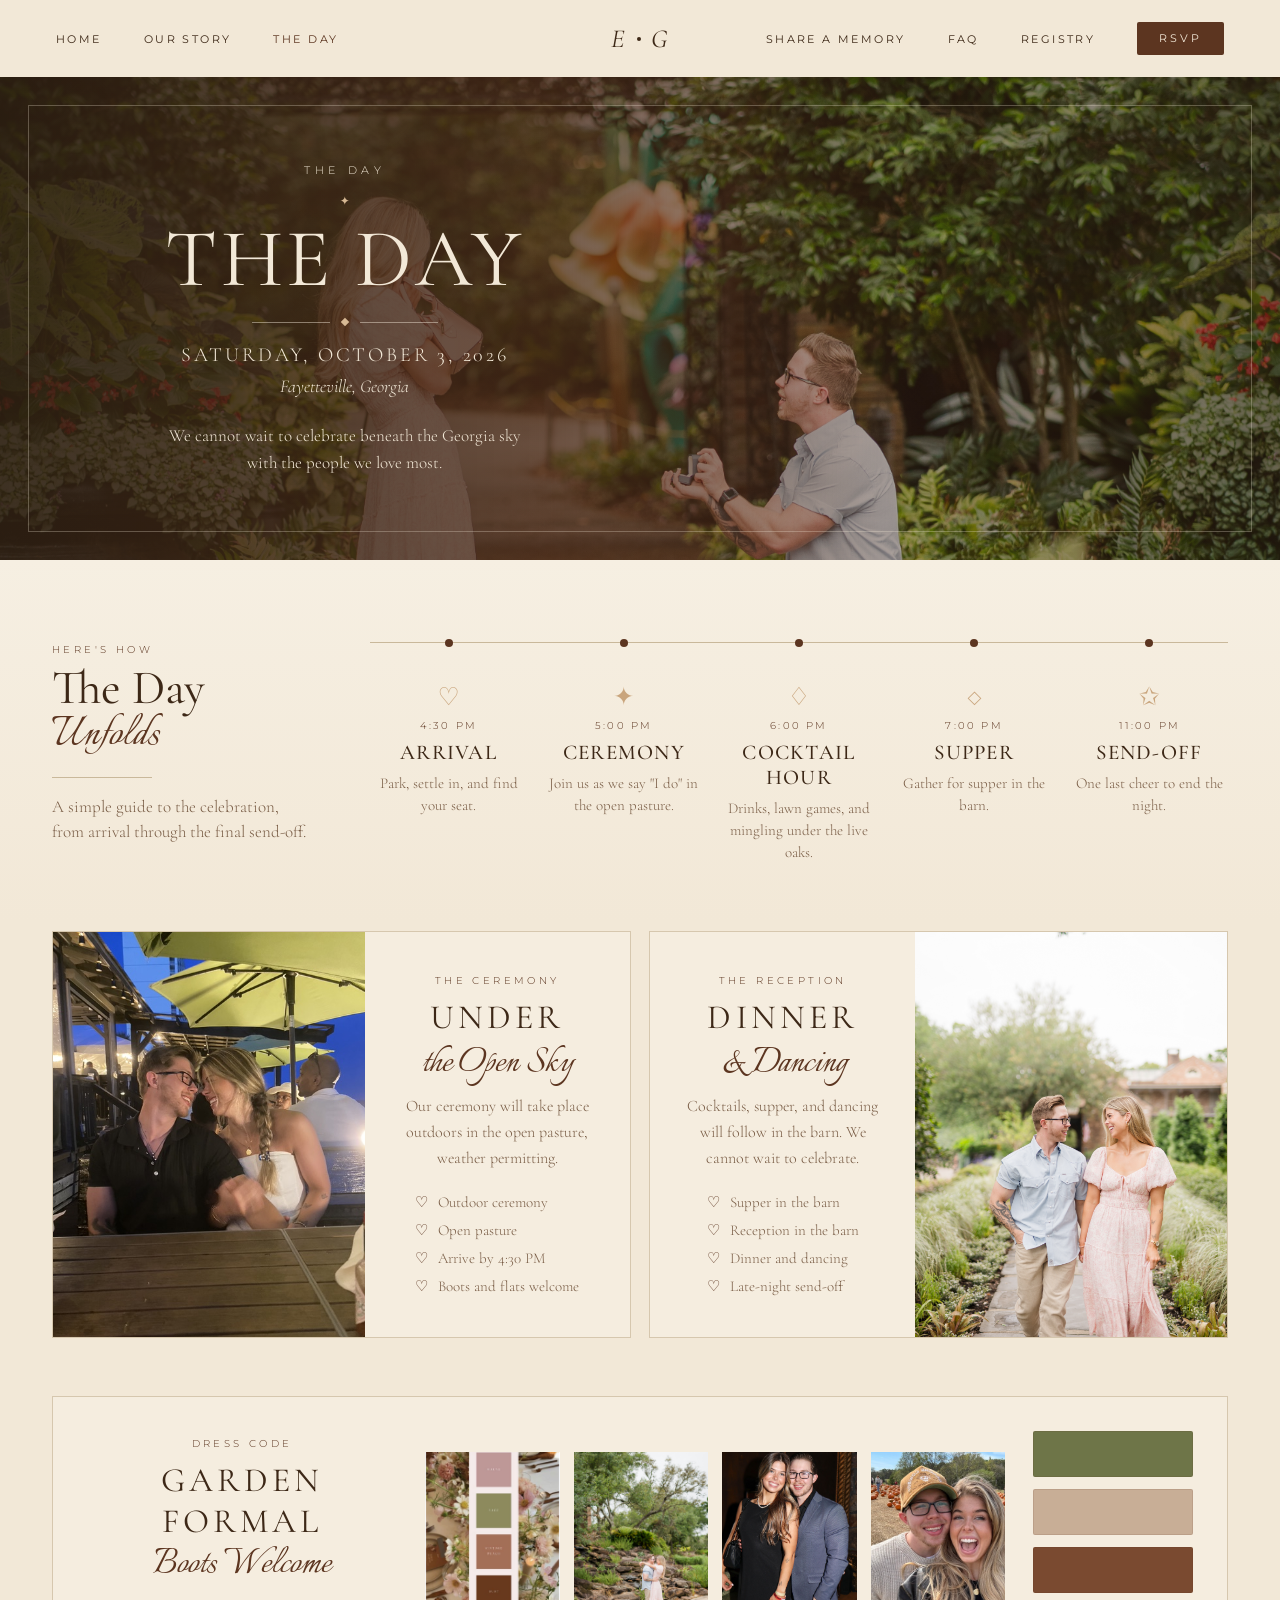
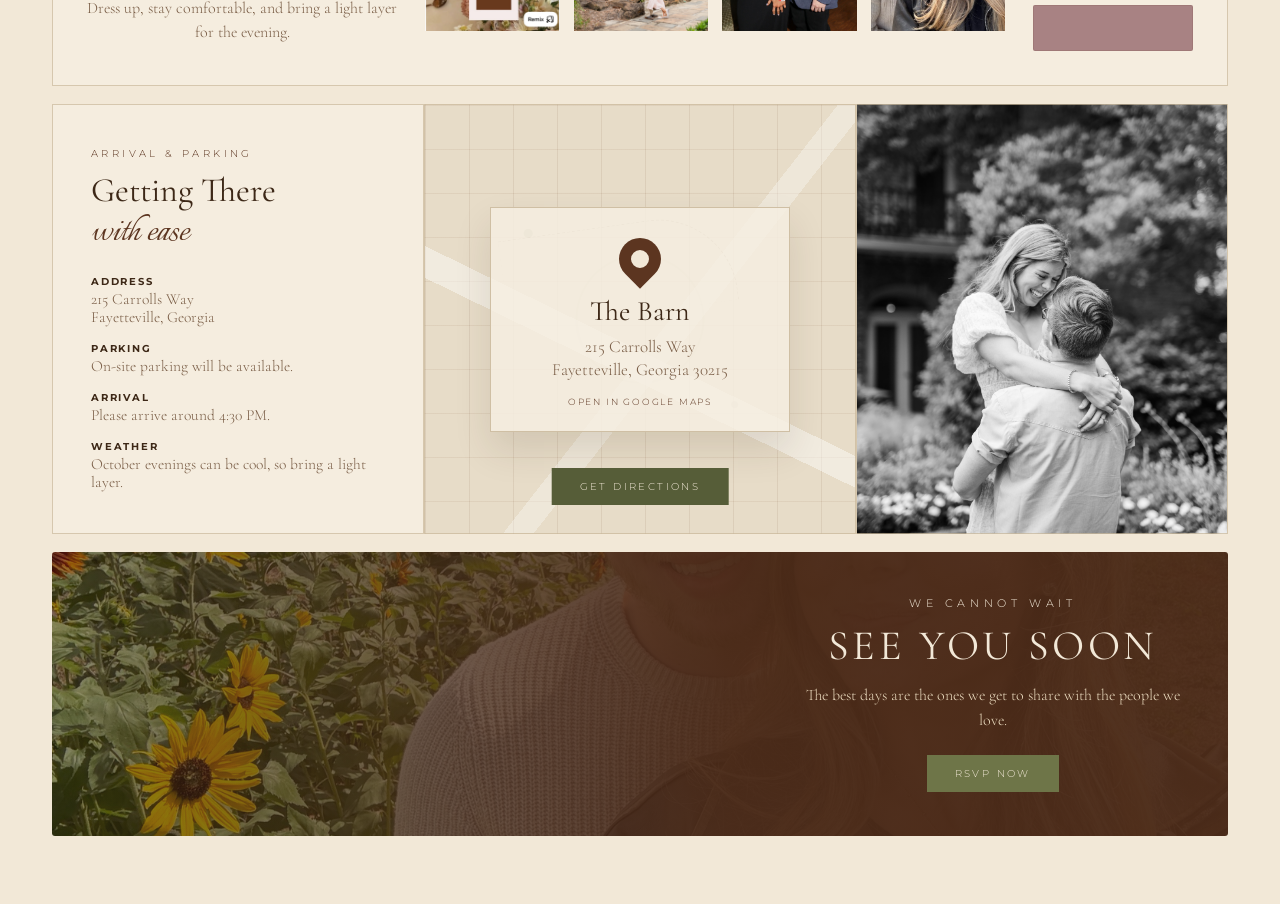
<file: the-day.html>
<!doctype html>
<html lang="en">
<head>
<meta charset="utf-8" />
<meta name="viewport" content="width=device-width, initial-scale=1" />
<title>E + G &middot; The Day</title>
<link rel="preconnect" href="https://fonts.googleapis.com" />
<link rel="preconnect" href="https://fonts.gstatic.com" crossorigin />
<link href="https://fonts.googleapis.com/css2?family=Cormorant+Garamond:ital,wght@0,300;0,400;0,500;0,600;1,300;1,400&family=Italianno&family=Montserrat:wght@300;400;500;600&display=swap" rel="stylesheet" />

<style>
  :root{
    --cocoa:#5C3520;
    --cocoa-deep:#4A2A18;
    --cream:#F2E8D7;
    --cream-card:#F6EFE2;
    --ink:#3D2817;
    --ink-soft:#7A5E47;
    --rule:#C9B89A;
    --sage:#6E7548;
    --sage-deep:#565D38;
    --mauve:#A88283;
    --sprig:#C9A57D;
  }
  *{box-sizing:border-box}
  html,body{margin:0;padding:0}
  body{
    background:var(--cream);
    color:var(--ink);
    font-family:'Montserrat',ui-sans-serif,system-ui,sans-serif;
    font-weight:300;
    -webkit-font-smoothing:antialiased;
    overflow-x:hidden;
  }
  img{display:block;max-width:100%}
  a{color:inherit}

  .nav{
    display:grid;grid-template-columns:1fr auto 1fr;align-items:center;
    padding:22px 56px;background:var(--cream);
    font-size:11px;letter-spacing:.22em;font-weight:400;
  }
  .nav-l,.nav-r{display:flex;align-items:center;gap:42px}
  .nav-r{justify-content:flex-end}
  .nav a{color:var(--ink);text-decoration:none;text-transform:uppercase}
  .nav a:hover,.nav a.active{color:var(--cocoa)}
  .monogram{
    font-family:'Cormorant Garamond',serif;font-style:italic;
    font-size:26px;letter-spacing:.08em;color:var(--ink);
    display:flex;align-items:center;gap:10px;
  }
  .monogram .dot{width:4px;height:4px;border-radius:50%;background:var(--ink)}
  .nav-rsvp{
    background:var(--cocoa);color:#F2E8D7 !important;
    padding:10px 22px;letter-spacing:.28em;
    border-radius:2px;font-size:10.5px;
  }
  .nav-rsvp:hover{background:var(--cocoa-deep);color:#F2E8D7 !important}

  .hero{
    position:relative;
    min-height:430px;
    background:
      linear-gradient(90deg,rgba(46,31,18,.9) 0%,rgba(74,42,24,.78) 42%,rgba(74,42,24,.38) 72%,rgba(46,31,18,.62) 100%),
      url("images/the-day-hero-proposal.JPG") center 62%/cover no-repeat;
    color:#F2E8D7;
    overflow:hidden;
  }
  .hero::before{
    content:'';position:absolute;inset:28px;
    border:1px solid rgba(242,232,215,.28);
    pointer-events:none;
  }
  @media (min-width:721px){
    .hero{background-position:0 0, center 50%}
  }
  .hero-copy{
    position:relative;z-index:1;
    max-width:560px;
    padding:86px 24px 84px 12vw;
    text-align:center;
  }
  .eyebrow{
    font-size:11px;
    letter-spacing:.42em;
    text-transform:uppercase;
    margin-bottom:16px;
  }
  .star{font-size:12px;color:#D7B994;margin-bottom:14px}
  h1{
    font-family:'Cormorant Garamond',serif;
    font-weight:400;
    font-size:82px;
    line-height:.92;
    letter-spacing:.04em;
    margin:0;
    text-transform:uppercase;
  }
  .hero-rule{
    display:flex;align-items:center;justify-content:center;gap:12px;
    margin:22px auto 18px;
  }
  .hero-rule::before,.hero-rule::after{
    content:'';width:78px;height:1px;background:rgba(242,232,215,.46);
  }
  .hero-rule span{width:6px;height:6px;background:#D7B994;transform:rotate(45deg)}
  .hero-date{
    font-family:'Cormorant Garamond',serif;
    font-size:20px;
    letter-spacing:.14em;
    text-transform:uppercase;
    margin:0 0 8px;
  }
  .hero-place{
    font-family:'Cormorant Garamond',serif;
    font-size:18px;
    font-style:italic;
    margin:0 0 26px;
  }
  .hero-note{
    font-family:'Cormorant Garamond',serif;
    font-size:17px;
    line-height:1.55;
    max-width:390px;
    margin:0 auto;
  }

  .timeline-section{
    padding:64px 52px 58px;
    background:linear-gradient(180deg,#F6EFE2 0%,var(--cream) 100%);
  }
  .timeline-wrap{
    max-width:1220px;
    margin:0 auto;
    display:grid;
    grid-template-columns:260px 1fr;
    gap:58px;
    align-items:center;
  }
  .section-label{
    font-size:10px;
    letter-spacing:.34em;
    text-transform:uppercase;
    color:var(--cocoa);
    margin-bottom:10px;
  }
  .section-title{
    font-family:'Cormorant Garamond',serif;
    font-size:48px;
    line-height:.95;
    font-weight:400;
    margin:0;
  }
  .script{
    display:block;
    font-family:'Italianno',cursive;
    font-size:50px;
    color:var(--cocoa);
    line-height:.86;
    margin-top:2px;
  }
  .small-rule{
    width:100px;
    height:1px;
    background:var(--rule);
    margin:20px 0 16px;
  }
  .timeline-intro{
    font-family:'Cormorant Garamond',serif;
    color:var(--ink-soft);
    font-size:17px;
    line-height:1.5;
    margin:0;
  }
  .timeline{
    display:grid;
    grid-template-columns:repeat(5,1fr);
    gap:18px;
    position:relative;
    padding-top:44px;
  }
  .timeline::before{
    content:'';
    position:absolute;
    left:0;right:0;top:18px;
    height:1px;
    background:var(--rule);
  }
  .time-card{
    position:relative;
    text-align:center;
    padding-top:16px;
  }
  .time-card::before{
    content:'';
    position:absolute;
    top:-29px;
    left:50%;
    width:8px;height:8px;
    margin-left:-4px;
    background:var(--cocoa);
    border-radius:50%;
  }
  .time-card .icon{
    color:var(--sprig);
    font-size:25px;
    line-height:1;
    margin-bottom:10px;
  }
  .time-card time{
    display:block;
    font-size:10px;
    letter-spacing:.22em;
    color:var(--cocoa);
    margin-bottom:8px;
  }
  .time-card h3{
    font-family:'Cormorant Garamond',serif;
    font-size:21px;
    font-weight:500;
    margin:0 0 8px;
    text-transform:uppercase;
    letter-spacing:.06em;
  }
  .time-card p{
    font-family:'Cormorant Garamond',serif;
    font-size:15px;
    line-height:1.45;
    color:var(--ink-soft);
    margin:0;
  }

  .feature-grid{
    padding:10px 52px 58px;
    display:grid;
    grid-template-columns:repeat(2,minmax(0,1fr));
    gap:18px;
    max-width:1280px;
    margin:0 auto;
  }
  .feature{
    display:grid;
    grid-template-columns:1.08fr .92fr;
    min-height:360px;
    background:rgba(246,239,226,.75);
    border:1px solid rgba(201,184,154,.7);
  }
  .feature:nth-child(even){grid-template-columns:.92fr 1.08fr}
  .feature:nth-child(even) .feature-img{order:2}
  .feature-img{
    min-height:360px;
    background:center/cover no-repeat;
  }
  .ceremony-img{background-image:url("images/the-day-ceremony-feature.jpeg")}
  .reception-img{background-image:url("images/the-day-reception-feature.JPG")}
  .feature-copy{
    display:flex;
    flex-direction:column;
    align-items:center;
    justify-content:center;
    text-align:center;
    padding:42px 34px;
  }
  .feature-copy h2{
    font-family:'Cormorant Garamond',serif;
    font-size:34px;
    font-weight:400;
    margin:0;
    text-transform:uppercase;
    letter-spacing:.12em;
  }
  .feature-copy .script{
    font-size:42px;
    text-transform:none;
    letter-spacing:0;
    margin:8px 0 12px;
  }
  .feature-copy p{
    font-family:'Cormorant Garamond',serif;
    font-size:16px;
    line-height:1.6;
    color:var(--ink-soft);
    max-width:300px;
    margin:0 0 22px;
  }
  .feature-list{
    list-style:none;
    padding:0;
    margin:0;
    display:grid;
    gap:10px;
    text-align:left;
    font-family:'Cormorant Garamond',serif;
    font-size:15px;
    color:var(--ink-soft);
  }
  .feature-list li::before{
    content:'♡';
    color:var(--cocoa);
    margin-right:10px;
  }

  .dress-band{
    max-width:1280px;
    margin:0 auto 18px;
    padding:0 52px;
  }
  .dress-inner{
    display:grid;
    grid-template-columns:310px 1fr 160px;
    gap:28px;
    align-items:center;
    background:rgba(246,239,226,.75);
    border:1px solid rgba(201,184,154,.7);
    padding:34px;
  }
  .dress-copy{text-align:center}
  .dress-copy h2{
    font-family:'Cormorant Garamond',serif;
    font-size:34px;
    font-weight:400;
    letter-spacing:.12em;
    text-transform:uppercase;
    margin:0;
  }
  .dress-copy .script{font-size:42px;margin:5px 0 12px}
  .dress-copy p{
    font-family:'Cormorant Garamond',serif;
    color:var(--ink-soft);
    font-size:16px;
    line-height:1.55;
    margin:0;
  }
  .attire-row{
    display:grid;
    grid-template-columns:repeat(4,1fr);
    gap:14px;
  }
  .attire{
    aspect-ratio:3/4;
    background:center/cover no-repeat;
  }
  .attire.one{background-image:url("uploads/77EEE70C-43FD-4744-9549-A016B0824362.jpg")}
  .attire.two{background-image:url("images/the-day-attire-feature.jpeg")}
  .attire.three{background-image:url("images/dressed-up.jpg")}
  .attire.four{background-image:url("images/the-day-attire-pumpkin.jpeg")}
  .swatches{
    display:grid;
    gap:12px;
  }
  .swatch{
    height:46px;
    border-radius:2px;
    border:1px solid rgba(92,53,32,.12);
  }
  .swatch.sage{background:#6E7548}
  .swatch.tan{background:#C8AE96}
  .swatch.cocoa{background:#7A4A30}
  .swatch.mauve{background:#A88283}

  .arrival{
    max-width:1280px;
    margin:0 auto 18px;
    padding:0 52px;
    display:grid;
    grid-template-columns:.95fr 1.1fr .95fr;
    gap:0;
  }
  .arrival-panel,.map-panel,.road-panel{
    min-height:300px;
    border:1px solid rgba(201,184,154,.7);
  }
  .arrival-panel{
    background:rgba(246,239,226,.75);
    padding:42px 38px;
  }
  .arrival-panel h2{
    font-family:'Cormorant Garamond',serif;
    font-size:34px;
    font-weight:400;
    margin:0;
  }
  .arrival-panel .script{font-size:42px;margin:4px 0 24px}
  .arrival-list{
    list-style:none;
    padding:0;
    margin:0;
    display:grid;
    gap:16px;
    font-family:'Cormorant Garamond',serif;
    font-size:15.5px;
    color:var(--ink-soft);
  }
  .arrival-list strong{
    display:block;
    color:var(--ink);
    font-family:'Montserrat',ui-sans-serif,system-ui,sans-serif;
    font-size:10px;
    letter-spacing:.18em;
    text-transform:uppercase;
    margin-bottom:2px;
  }
  .map-panel{
    position:relative;
    background:
      linear-gradient(90deg,rgba(122,74,48,.10) 1px,transparent 1px) 0 0/44px 44px,
      linear-gradient(rgba(122,74,48,.08) 1px,transparent 1px) 0 0/44px 44px,
      radial-gradient(circle at 24% 30%, rgba(110,117,72,.26) 0 4px, transparent 5px),
      radial-gradient(circle at 72% 70%, rgba(92,53,32,.18) 0 3px, transparent 4px),
      #E7DCC8;
    overflow:hidden;
    display:flex;
    align-items:center;
    justify-content:center;
    text-align:center;
  }
  .map-panel::before{
    content:'';
    position:absolute;
    inset:0;
    background:
      linear-gradient(26deg,transparent 0 40%,rgba(255,255,255,.62) 40% 45%,transparent 45%),
      linear-gradient(128deg,transparent 0 54%,rgba(255,255,255,.46) 54% 58%,transparent 58%),
      radial-gradient(circle at 50% 50%, transparent 0 62px, rgba(110,117,72,.10) 63px 64px, transparent 65px);
    opacity:.7;
  }
  .map-panel::after{
    content:'';
    position:absolute;
    width:230px;
    height:90px;
    border:1px dashed rgba(92,53,32,.22);
    border-left:0;
    border-bottom:0;
    border-radius:0 80px 0 0;
    left:18%;
    top:28%;
    transform:rotate(-8deg);
  }
  .map-card{
    position:relative;
    z-index:1;
    width:min(300px,78%);
    padding:30px 26px 24px;
    background:rgba(246,239,226,.84);
    border:1px solid rgba(201,184,154,.85);
    box-shadow:0 18px 35px rgba(61,40,23,.12);
    color:inherit;
    text-decoration:none;
    transition:transform .25s ease, box-shadow .25s ease, border-color .25s ease;
  }
  .map-card:hover{
    transform:translateY(-3px);
    border-color:rgba(92,53,32,.34);
    box-shadow:0 24px 42px rgba(61,40,23,.16);
  }
  .map-pin{
    width:42px;
    height:42px;
    margin:0 auto 14px;
    border-radius:50% 50% 50% 0;
    transform:rotate(-45deg);
    background:var(--cocoa);
    position:relative;
  }
  .map-pin::after{
    content:'';
    position:absolute;
    inset:12px;
    border-radius:50%;
    background:#F2E8D7;
  }
  .map-card h3{
    font-family:'Cormorant Garamond',serif;
    font-weight:400;
    font-size:28px;
    margin:0 0 8px;
    color:var(--ink);
  }
  .map-card p{
    font-family:'Cormorant Garamond',serif;
    font-size:17px;
    line-height:1.35;
    color:var(--ink-soft);
    margin:0;
  }
  .map-card .map-note{
    display:block;
    margin-top:14px;
    font-family:'Montserrat',ui-sans-serif,system-ui,sans-serif;
    font-size:9px;
    letter-spacing:.2em;
    text-transform:uppercase;
    color:var(--cocoa);
  }
  .map-btn{
    position:absolute;
    bottom:28px;
    left:50%;
    transform:translateX(-50%);
    background:var(--sage-deep);
    color:#F2E8D7;
    text-decoration:none;
    padding:12px 28px;
    font-size:10px;
    letter-spacing:.24em;
    text-transform:uppercase;
    z-index:2;
    transition:background .2s ease, transform .2s ease;
  }
  .map-btn:hover{
    background:var(--cocoa);
    transform:translateX(-50%) translateY(-2px);
  }
  .road-panel{
    background:url("images/the-day-arrival-panel.jpeg") center/cover no-repeat;
  }

  .closing{
    max-width:1280px;
    margin:0 auto 68px;
    padding:0 52px;
  }
  .closing-inner{
    min-height:250px;
    display:grid;
    grid-template-columns:1.2fr .8fr;
    background:
      linear-gradient(90deg,rgba(46,31,18,.5),rgba(74,42,24,.96) 58%),
      url("images/sunflower-field.jpg") center/cover no-repeat;
    color:#F2E8D7;
    border-radius:3px;
    overflow:hidden;
  }
  .closing-copy{
    grid-column:2;
    text-align:center;
    align-self:center;
    padding:44px 38px;
  }
  .closing-copy .eyebrow{margin-bottom:10px}
  .closing-copy h2{
    font-family:'Cormorant Garamond',serif;
    font-weight:400;
    font-size:42px;
    letter-spacing:.08em;
    text-transform:uppercase;
    margin:0 0 12px;
  }
  .closing-copy p{
    font-family:'Cormorant Garamond',serif;
    font-size:16px;
    line-height:1.55;
    color:#E9D9BD;
    margin:0 0 22px;
  }
  .rsvp-btn{
    display:inline-flex;
    padding:12px 28px;
    background:var(--sage);
    color:#F2E8D7;
    text-decoration:none;
    font-size:10px;
    letter-spacing:.24em;
    text-transform:uppercase;
  }

  @media (max-width:1100px){
    .nav{padding:18px 26px;font-size:10px;letter-spacing:.18em}
    .nav-l,.nav-r{gap:24px}
    .timeline-wrap{grid-template-columns:1fr;gap:34px;text-align:center}
    .small-rule{margin-left:auto;margin-right:auto}
    .timeline{grid-template-columns:repeat(3,1fr)}
    .feature-grid{grid-template-columns:1fr}
    .dress-inner{grid-template-columns:1fr}
    .arrival{grid-template-columns:1fr}
    .closing-inner{grid-template-columns:1fr}
    .closing-copy{grid-column:auto}
  }
  @media (max-width:720px){
    .nav{
      grid-template-columns:1fr;
      justify-items:center;
      row-gap:9px;
      padding:12px 14px 14px;
      font-size:9px;
      letter-spacing:.16em;
    }
    .nav .monogram{grid-row:1;font-size:24px}
    .nav-l,.nav-r{
      width:100%;
      justify-content:center;
      flex-wrap:wrap;
      gap:8px 17px;
    }
    .nav-l{grid-row:2}
    .nav-r{grid-row:3}
    .nav a{white-space:nowrap}
    .nav-rsvp{padding:8px 15px;font-size:9px;letter-spacing:.2em}
    .hero{min-height:390px}
    .hero::before{inset:18px}
    .hero-copy{padding:62px 22px;text-align:center;margin:0 auto}
    h1{font-size:58px}
    .hero-date{font-size:17px}
    .timeline-section{padding:48px 20px}
    .timeline{grid-template-columns:1fr;padding-top:0;gap:22px}
    .timeline::before{display:none}
    .time-card{padding:18px;border-top:1px solid var(--rule)}
    .time-card::before{display:none}
    .feature-grid,.dress-band,.arrival,.closing{padding-left:18px;padding-right:18px}
    .feature{grid-template-columns:1fr}
    .feature:nth-child(even){grid-template-columns:1fr}
    .feature:nth-child(even) .feature-img{order:0}
    .feature-img{min-height:280px}
    .attire-row{grid-template-columns:repeat(2,1fr)}
    .arrival-panel,.map-panel,.road-panel{min-height:260px}
    .closing{margin-bottom:42px}
  }
</style>
</head>

<body>
<nav class="nav">
  <div class="nav-l">
    <a href="index.html">HOME</a>
    <a href="our-story.html">OUR STORY</a>
    <a class="active" href="the-day.html">THE DAY</a>
  </div>
  <div class="monogram"><span>E</span><span class="dot"></span><span>G</span></div>
  <div class="nav-r">
    <a href="share-memory.html">SHARE A MEMORY</a>
    <a href="faq.html">FAQ</a>
    <a href="registry.html">REGISTRY</a>
    <a href="rsvp.html" class="nav-rsvp">RSVP</a>
  </div>
</nav>

<header class="hero">
  <div class="hero-copy">
    <div class="eyebrow">The Day</div>
    <div class="star">&#10022;</div>
    <h1>The Day</h1>
    <div class="hero-rule"><span></span></div>
    <p class="hero-date">Saturday, October 3, 2026</p>
    <p class="hero-place">Fayetteville, Georgia</p>
    <p class="hero-note">We cannot wait to celebrate beneath the Georgia sky with the people we love most.</p>
  </div>
</header>

<main>
  <section class="timeline-section">
    <div class="timeline-wrap">
      <div>
        <div class="section-label">Here's how</div>
        <h2 class="section-title">The Day <span class="script">Unfolds</span></h2>
        <div class="small-rule"></div>
        <p class="timeline-intro">A simple guide to the celebration, from arrival through the final send-off.</p>
      </div>

      <div class="timeline" aria-label="Wedding day timeline">
        <article class="time-card">
          <div class="icon">&#9825;</div>
          <time>4:30 PM</time>
          <h3>Arrival</h3>
          <p>Park, settle in, and find your seat.</p>
        </article>
        <article class="time-card">
          <div class="icon">&#10022;</div>
          <time>5:00 PM</time>
          <h3>Ceremony</h3>
          <p>Join us as we say "I do" in the open pasture.</p>
        </article>
        <article class="time-card">
          <div class="icon">&#9826;</div>
          <time>6:00 PM</time>
          <h3>Cocktail Hour</h3>
          <p>Drinks, lawn games, and mingling under the live oaks.</p>
        </article>
        <article class="time-card">
          <div class="icon">&#9671;</div>
          <time>7:00 PM</time>
          <h3>Supper</h3>
          <p>Gather for supper in the barn.</p>
        </article>
        <article class="time-card">
          <div class="icon">&#10025;</div>
          <time>11:00 PM</time>
          <h3>Send-Off</h3>
          <p>One last cheer to end the night.</p>
        </article>
      </div>
    </div>
  </section>

  <section class="feature-grid">
    <article class="feature">
      <div class="feature-img ceremony-img" role="img" aria-label="Outdoor ceremony inspiration"></div>
      <div class="feature-copy">
        <div class="section-label">The Ceremony</div>
        <h2>Under</h2>
        <div class="script">the Open Sky</div>
        <p>Our ceremony will take place outdoors in the open pasture, weather permitting.</p>
        <ul class="feature-list">
          <li>Outdoor ceremony</li>
          <li>Open pasture</li>
          <li>Arrive by 4:30 PM</li>
          <li>Boots and flats welcome</li>
        </ul>
      </div>
    </article>

    <article class="feature">
      <div class="feature-img reception-img" role="img" aria-label="Reception inspiration"></div>
      <div class="feature-copy">
        <div class="section-label">The Reception</div>
        <h2>Dinner</h2>
        <div class="script">&amp; Dancing</div>
        <p>Cocktails, supper, and dancing will follow in the barn. We cannot wait to celebrate.</p>
        <ul class="feature-list">
          <li>Supper in the barn</li>
          <li>Reception in the barn</li>
          <li>Dinner and dancing</li>
          <li>Late-night send-off</li>
        </ul>
      </div>
    </article>
  </section>

  <section class="dress-band">
    <div class="dress-inner">
      <div class="dress-copy">
        <div class="section-label">Dress Code</div>
        <h2>Garden Formal</h2>
        <div class="script">Boots Welcome</div>
        <p>Dress up, stay comfortable, and bring a light layer for the evening.</p>
      </div>
      <div class="attire-row" aria-label="Dress code inspiration">
        <div class="attire one"></div>
        <div class="attire two"></div>
        <div class="attire three"></div>
        <div class="attire four"></div>
      </div>
      <div class="swatches" aria-label="Suggested colors">
        <div class="swatch sage"></div>
        <div class="swatch tan"></div>
        <div class="swatch cocoa"></div>
        <div class="swatch mauve"></div>
      </div>
    </div>
  </section>

  <section class="arrival">
    <div class="arrival-panel">
      <div class="section-label">Arrival &amp; Parking</div>
      <h2>Getting There</h2>
      <div class="script">with ease</div>
      <ul class="arrival-list">
        <li><strong>Address</strong>215 Carrolls Way<br>Fayetteville, Georgia</li>
        <li><strong>Parking</strong>On-site parking will be available.</li>
        <li><strong>Arrival</strong>Please arrive around 4:30 PM.</li>
        <li><strong>Weather</strong>October evenings can be cool, so bring a light layer.</li>
      </ul>
    </div>
    <div class="map-panel">
      <a class="map-card" href="https://www.google.com/maps/dir/?api=1&destination=215%20Carrolls%20Way%2C%20Fayetteville%2C%20GA%2030215" target="_blank" rel="noopener" aria-label="Open Google Maps directions to The Barn at 215 Carrolls Way, Fayetteville, Georgia">
        <div class="map-pin" aria-hidden="true"></div>
        <h3>The Barn</h3>
        <p>215 Carrolls Way<br>Fayetteville, Georgia 30215</p>
        <span class="map-note">Open in Google Maps</span>
      </a>
      <a class="map-btn" href="https://www.google.com/maps/dir/?api=1&destination=215%20Carrolls%20Way%2C%20Fayetteville%2C%20GA%2030215" target="_blank" rel="noopener">Get Directions</a>
    </div>
    <div class="road-panel" role="img" aria-label="Georgia countryside"></div>
  </section>

  <section class="closing">
    <div class="closing-inner">
      <div class="closing-copy">
        <div class="eyebrow">We cannot wait</div>
        <h2>See You Soon</h2>
        <p>The best days are the ones we get to share with the people we love.</p>
        <a class="rsvp-btn" href="rsvp.html">RSVP Now</a>
      </div>
    </div>
  </section>
</main>
</body>
</html>
</file>
<file: styles.css>
/* ============================================================
   Emme & Grayson — Wedding Landing
   Country / Western · Southern Elegance · Editorial
   ============================================================ */

:root {
  /* Cream tones */
  --cream:        #f3ead9;
  --cream-light:  #faf3e6;
  --cream-warm:   #ebdcc1;
  --parchment:    #e6d6b8;

  /* Palette */
  --mauve:        #c9a0a8;
  --mauve-deep:   #9a6f78;
  --sage:         #9ca77e;
  --sage-deep:    #6b7651;
  --sage-bg:      #d8ddc4;
  --peach:        #c18a70;
  --peach-bg:     #e7c8b1;
  --rust:         #7b3f1d;
  --rust-deep:    #4a2410;

  /* Ink */
  --ink:          #2e1f12;
  --ink-soft:     #5b4632;
  --ink-faint:    #8a7560;

  /* Type */
  --f-display:  "Italiana", Georgia, serif;
  --f-serif:    "Cormorant Garamond", Georgia, serif;
  --f-script:   "Pinyon Script", "Allura", cursive;
  --f-sans:     "Quattrocento Sans", "Helvetica Neue", Arial, sans-serif;
  --f-slab:     "Playfair Display", Georgia, serif;

  --maxw: 1320px;
}

* { box-sizing: border-box; }
html, body { margin: 0; padding: 0; }
body {
  background: var(--cream);
  color: var(--ink);
  font-family: var(--f-serif);
  font-size: 18px;
  line-height: 1.6;
  -webkit-font-smoothing: antialiased;
  text-rendering: optimizeLegibility;
  overflow-x: hidden;
}

img { max-width: 100%; display: block; }
a { color: inherit; }

.eyebrow {
  font-family: var(--f-sans);
  font-size: 11px;
  letter-spacing: 0.36em;
  text-transform: uppercase;
  color: var(--rust);
  font-weight: 700;
}
.eyebrow.light { color: var(--peach-bg); }

.script { font-family: var(--f-script); font-weight: 400; }

/* paper grain */
.grain::before {
  content: "";
  position: absolute;
  inset: 0;
  pointer-events: none;
  background-image:
    radial-gradient(1px 1px at 25% 20%, rgba(46,31,18,0.06), transparent),
    radial-gradient(1px 1px at 75% 60%, rgba(46,31,18,0.05), transparent),
    radial-gradient(1px 1px at 15% 80%, rgba(46,31,18,0.06), transparent);
  background-size: 220px 220px, 300px 300px, 180px 180px;
  opacity: .55;
  mix-blend-mode: multiply;
  z-index: 0;
}

/* =============================== ANNOUNCE =============================== */
.announce {
  background: var(--rust-deep);
  color: var(--cream);
  padding: 10px 24px;
  font-family: var(--f-sans);
  font-size: 10px;
  letter-spacing: 0.36em;
  text-transform: uppercase;
  position: relative;
  z-index: 60;
  overflow: hidden;
}
.announce-track {
  display: flex;
  gap: 36px;
  white-space: nowrap;
  animation: marquee 38s linear infinite;
  width: max-content;
}
.announce-track span {
  display: inline-flex;
  align-items: center;
  gap: 14px;
}
.announce-track i {
  font-style: normal;
  color: var(--peach);
  font-size: 14px;
  line-height: 1;
}
@keyframes marquee {
  from { transform: translateX(0); }
  to   { transform: translateX(-50%); }
}

/* =============================== NAV =============================== */
.nav {
  position: sticky;
  top: 0;
  z-index: 50;
  display: grid;
  grid-template-columns: 1fr auto 1fr;
  align-items: center;
  padding: 16px 40px;
  background: color-mix(in oklab, var(--cream) 92%, transparent);
  backdrop-filter: blur(10px);
  border-bottom: 1px solid color-mix(in oklab, var(--ink) 10%, transparent);
}
.nav .left, .nav .right {
  display: flex;
  gap: 32px;
  align-items: center;
}
.nav .right { justify-content: flex-end; }
.nav .monogram {
  font-family: var(--f-display);
  font-size: 22px;
  letter-spacing: 0.22em;
  color: var(--ink);
  text-align: center;
}
.nav a {
  font-family: var(--f-sans);
  font-size: 10px;
  letter-spacing: 0.3em;
  text-transform: uppercase;
  color: var(--ink-soft);
  text-decoration: none;
  padding: 6px 0;
  border-bottom: 1px solid transparent;
  transition: color .25s, border-color .25s;
}
.nav a:hover { color: var(--rust); border-color: var(--rust); }
.nav .rsvp {
  font-family: var(--f-sans);
  font-size: 10px;
  letter-spacing: 0.32em;
  text-transform: uppercase;
  background: var(--rust);
  color: var(--cream);
  padding: 10px 22px;
  border: 1px solid var(--rust);
  text-decoration: none;
  transition: background .25s, color .25s;
  border-radius: 0;
}
.nav .rsvp:hover { background: transparent; color: var(--rust); }
.nav .menu-btn {
  display: none;
  background: none;
  border: 0;
  color: var(--ink);
  font-family: var(--f-sans);
  font-size: 11px;
  letter-spacing: .22em;
  text-transform: uppercase;
  cursor: pointer;
}

/* =============================== HERO =============================== */
.hero {
  position: relative;
  color: var(--cream);
  overflow: hidden;
  isolation: isolate;
  background: #2b1a0c;
  min-height: calc(100vh - 110px);
  display: flex;
  flex-direction: column;
  justify-content: center;
}
.hero-bg {
  position: absolute;
  inset: 0;
  background-image: url("images/grayson-proposal-hero.jpeg");
  background-size: cover;
  background-position: center 56%;
  filter: saturate(0.92) contrast(1.04) brightness(0.85);
  z-index: 0;
  transform: scale(1.05);
  animation: kenburns 28s ease-in-out infinite alternate;
}
@keyframes kenburns {
  from { transform: scale(1.05) translate(0, 0); }
  to   { transform: scale(1.12) translate(-1.5%, -1.5%); }
}
.hero::before {
  content: "";
  position: absolute;
  inset: 0;
  z-index: 1;
  background:
    radial-gradient(ellipse 65% 55% at 50% 50%, rgba(46,20,8,0.28) 0%, rgba(46,20,8,0.55) 100%),
    linear-gradient(180deg, rgba(46,20,8,0.45) 0%, rgba(46,20,8,0.0) 25%, rgba(46,20,8,0.0) 70%, rgba(46,20,8,0.55) 100%);
  pointer-events: none;
}
.hero::after {
  content: "";
  position: absolute;
  inset: 24px;
  z-index: 1;
  border: 1px solid rgba(243,234,217,0.22);
  pointer-events: none;
}

.hero-inner {
  position: relative;
  z-index: 2;
  display: flex;
  flex-direction: column;
  align-items: center;
  justify-content: center;
  padding: 60px 40px 80px;
  text-align: center;
  flex: 1;
  gap: 32px;
}

/* Top countdown — small, centered, classic ticker style */
.hero-countdown {
  display: flex;
  align-items: center;
  gap: 18px;
  color: var(--cream);
  text-shadow: 0 2px 18px rgba(0,0,0,0.5);
}
.hero-countdown .cell {
  text-align: center;
  min-width: 56px;
}
.hero-countdown .num {
  font-family: var(--f-display);
  font-size: clamp(28px, 3vw, 40px);
  line-height: 1;
  font-variant-numeric: tabular-nums;
  letter-spacing: 0.04em;
}
.hero-countdown .unit {
  font-family: var(--f-sans);
  font-size: 10px;
  letter-spacing: 0.32em;
  text-transform: uppercase;
  color: color-mix(in oklab, var(--cream) 80%, transparent);
  margin-top: 8px;
}
.hero-countdown .colon {
  font-family: var(--f-display);
  font-size: clamp(22px, 2.4vw, 32px);
  color: color-mix(in oklab, var(--cream) 70%, transparent);
  margin-top: -10px;
}

/* Hero name — large, centered, two lines */
.hero-title {
  font-family: var(--f-display);
  font-weight: 400;
  font-size: clamp(72px, 11vw, 180px);
  line-height: 0.92;
  letter-spacing: 0.005em;
  margin: 0;
  color: var(--cream);
  text-shadow: 0 4px 38px rgba(0,0,0,0.55);
}
.hero-title .row { display: block; }
.hero-title .amp {
  font-family: var(--f-script);
  color: var(--peach-bg);
  font-size: 0.78em;
  font-weight: 400;
  display: inline-block;
  vertical-align: 0.06em;
  padding: 0 0.05em;
}

.hero-eyebrow-top {
  font-family: var(--f-sans);
  font-size: 11px;
  letter-spacing: 0.5em;
  text-transform: uppercase;
  color: color-mix(in oklab, var(--cream) 85%, transparent);
  display: flex;
  align-items: center;
  gap: 18px;
  text-shadow: 0 2px 14px rgba(0,0,0,0.5);
}
.hero-eyebrow-top .stroke {
  width: 38px; height: 1px; background: currentColor; opacity: .6;
}

/* Bottom pill — date | divider | place */
.hero-pill {
  background: color-mix(in oklab, var(--cream-light) 96%, transparent);
  color: var(--ink);
  display: inline-flex;
  align-items: center;
  padding: 22px 50px;
  border-radius: 999px;
  box-shadow: 0 30px 70px -20px rgba(0,0,0,0.55), 0 0 0 1px rgba(243,234,217,0.5);
  gap: 50px;
  margin-top: 12px;
}
.hero-pill .cell {
  font-family: var(--f-display);
  font-size: clamp(15px, 1.4vw, 19px);
  letter-spacing: 0.04em;
  line-height: 1.4;
  text-align: center;
  color: var(--ink);
}
.hero-pill .cell .lbl {
  display: block;
  font-family: var(--f-sans);
  font-size: 9px;
  letter-spacing: 0.36em;
  text-transform: uppercase;
  color: var(--rust);
  margin-bottom: 6px;
  font-weight: 700;
}
.hero-pill .div {
  width: 1px;
  align-self: stretch;
  background: color-mix(in oklab, var(--ink) 25%, transparent);
}
/* date axis - vertical strip on left (legacy, hidden) */
.date-axis { display: none; }

/* legacy hero-text/side hidden (replaced by hero-inner centered layout) */
.hero-text, .hero-side { display: none; }

/* =============================== COUNTDOWN STRIP =============================== */
.countdown {
  position: relative;
  background: var(--ink);
  color: var(--cream);
  padding: 32px 60px;
  z-index: 2;
  overflow: hidden;
}
.countdown::before {
  content: "";
  position: absolute;
  inset: 0;
  background:
    repeating-linear-gradient(90deg, transparent, transparent 80px, rgba(193,138,112,0.06) 80px, rgba(193,138,112,0.06) 81px);
  pointer-events: none;
}
.countdown-inner {
  max-width: var(--maxw);
  margin: 0 auto;
  display: grid;
  grid-template-columns: auto 1fr auto;
  align-items: center;
  gap: 50px;
  position: relative;
}
.countdown-label {
  font-family: var(--f-sans);
  font-size: 10px;
  letter-spacing: 0.4em;
  text-transform: uppercase;
  color: var(--peach);
  white-space: nowrap;
}
.countdown-label em {
  display: block;
  font-family: var(--f-display);
  font-style: normal;
  font-size: 24px;
  letter-spacing: 0.05em;
  color: var(--cream);
  margin-top: 4px;
}
.countdown-grid {
  display: grid;
  grid-template-columns: repeat(4, 1fr);
  gap: 0;
}
.countdown-cell {
  text-align: center;
  padding: 0 20px;
  border-left: 1px solid color-mix(in oklab, var(--peach) 30%, transparent);
}
.countdown-cell:first-child { border-left: 0; }
.countdown-cell .num {
  font-family: var(--f-display);
  font-size: clamp(40px, 5vw, 72px);
  line-height: 1;
  font-variant-numeric: tabular-nums;
  letter-spacing: 0.02em;
  color: var(--cream);
}
.countdown-cell .unit {
  font-family: var(--f-sans);
  font-size: 9px;
  letter-spacing: 0.36em;
  text-transform: uppercase;
  color: var(--peach);
  margin-top: 8px;
}
.countdown .cta-rsvp {
  font-family: var(--f-sans);
  font-size: 10px;
  letter-spacing: 0.36em;
  text-transform: uppercase;
  color: var(--ink);
  background: var(--peach);
  padding: 14px 28px;
  text-decoration: none;
  white-space: nowrap;
  transition: background .25s, color .25s;
}
.countdown .cta-rsvp:hover { background: var(--cream); color: var(--rust-deep); }

/* =============================== FRAME WRAP for sections =============================== */
.framed {
  position: relative;
  padding: 100px 80px;
}
.framed > .frame-deco {
  position: absolute;
  inset: 30px;
  pointer-events: none;
  background-image: url("images/frame-border.png");
  background-size: 100% 100%;
  background-repeat: no-repeat;
  opacity: 0.85;
  z-index: 0;
}
.framed > .frame-content {
  position: relative;
  z-index: 1;
  max-width: 1100px;
  margin: 0 auto;
  padding: 80px 60px;
}

/* =============================== WEDDING WEEKEND =============================== */
.weekend {
  position: relative;
  background: var(--rust);
  color: var(--cream);
  padding: 100px 40px 110px;
  overflow: hidden;
}
.weekend::before {
  content: "";
  position: absolute;
  inset: 0;
  background:
    radial-gradient(ellipse at 20% 10%, rgba(231,200,177,0.22), transparent 45%),
    radial-gradient(ellipse at 90% 80%, rgba(28,12,4,0.55), transparent 50%),
    radial-gradient(ellipse at 50% 100%, rgba(193,138,112,0.18), transparent 50%);
  pointer-events: none;
}
/* Subtle hairline texture */
.weekend::after {
  content: "";
  position: absolute;
  inset: 0;
  background-image: 
    repeating-linear-gradient(0deg, transparent 0, transparent 22px, rgba(243,234,217,0.03) 22px, rgba(243,234,217,0.03) 23px);
  pointer-events: none;
  opacity: 0.6;
}

/* Decorative floating florals */
.weekend .floral {
  position: absolute;
  pointer-events: none;
  z-index: 1;
  color: rgba(231,200,177,0.42);
  animation: float 14s ease-in-out infinite;
}
.weekend .floral.a { top: 70px; right: 7%; width: 120px; }
.weekend .floral.b { bottom: 90px; left: 5%; width: 96px; animation-delay: -5s; animation-duration: 18s; }
.weekend .floral.c { top: 36%; left: 47%; width: 70px; animation-delay: -8s; animation-duration: 22s; opacity: 0.6; }
@keyframes float {
  0%,100% { transform: translateY(0) rotate(0deg); }
  50%     { transform: translateY(-18px) rotate(6deg); }
}

.weekend-inner {
  max-width: var(--maxw);
  margin: 0 auto;
  position: relative;
  z-index: 2;
}

/* Header band */
.weekend-head {
  display: grid;
  grid-template-columns: 1fr auto 1fr;
  align-items: end;
  gap: 40px;
  margin-bottom: 70px;
  text-align: center;
}
.weekend-head .side {
  display: flex;
  flex-direction: column;
  gap: 10px;
  font-family: var(--f-sans);
  font-size: 10px;
  letter-spacing: 0.34em;
  text-transform: uppercase;
  color: var(--peach-bg);
}
.weekend-head .side.l { text-align: right; align-items: flex-end; }
.weekend-head .side.r { text-align: left; align-items: flex-start; }
.weekend-head .side .ornament {
  width: 100px;
  height: 1px;
  background: linear-gradient(90deg, transparent, var(--peach-bg), transparent);
}
.weekend-head .side .num {
  font-family: var(--f-display);
  font-size: 28px;
  letter-spacing: 0.05em;
  color: var(--cream);
}
.weekend-head h2 {
  font-family: var(--f-display);
  font-weight: 400;
  font-size: clamp(64px, 8.5vw, 138px);
  line-height: 0.86;
  margin: 0;
  color: var(--cream);
  white-space: nowrap;
}
.weekend-head h2 .small {
  display: block;
  font-family: var(--f-sans);
  font-size: 11px;
  letter-spacing: 0.42em;
  text-transform: uppercase;
  color: var(--peach-bg);
  margin-bottom: 18px;
  font-weight: 400;
}
.weekend-head h2 em {
  font-family: var(--f-script);
  font-style: normal;
  color: var(--peach);
  font-size: 1.05em;
  display: inline-block;
  vertical-align: -0.06em;
  padding: 0 0.05em;
}

/* Welcome note */
.weekend-welcome {
  max-width: 640px;
  margin: 0 auto 90px;
  text-align: center;
  position: relative;
  padding: 0 40px;
}
.weekend-welcome::before,
.weekend-welcome::after {
  content: "";
  position: absolute;
  top: 50%;
  width: 70px;
  height: 1px;
  background: var(--peach-bg);
  opacity: 0.5;
}
.weekend-welcome::before { left: -50px; }
.weekend-welcome::after { right: -50px; }
.weekend-welcome p {
  font-family: var(--f-serif);
  font-style: italic;
  font-size: clamp(20px, 1.7vw, 26px);
  line-height: 1.55;
  color: color-mix(in oklab, var(--cream) 92%, transparent);
  margin: 0;
}
.weekend-welcome .sig {
  font-family: var(--f-script);
  font-size: 32px;
  color: var(--peach);
  margin-top: 24px;
  display: block;
}

/* Single-day mode */
.schedule.single {
  grid-template-columns: 1fr;
  max-width: 560px;
  margin: 0 auto 60px;
}
.schedule.single::before { display: none; }
.schedule.single .day + .day { border-left: 0; }
.schedule.single .day { padding: 0; }

/* The 3-day schedule grid */
.schedule {
  display: grid;
  grid-template-columns: 1fr 1fr 1fr;
  gap: 0;
  position: relative;
  margin-bottom: 60px;
}
/* connecting timeline line */
.schedule::before {
  content: "";
  position: absolute;
  left: 8%;
  right: 8%;
  top: 78px;
  height: 1px;
  background: linear-gradient(90deg, transparent, var(--peach), var(--peach), transparent);
  opacity: 0.6;
}

.day {
  position: relative;
  padding: 0 36px;
  text-align: center;
}
.day + .day { border-left: 1px solid rgba(231,200,177,0.18); }

.day .dot {
  position: relative;
  width: 60px;
  height: 60px;
  margin: 50px auto 0;
  border-radius: 50%;
  background: var(--rust-deep);
  border: 1px solid var(--peach);
  display: flex;
  align-items: center;
  justify-content: center;
  font-family: var(--f-display);
  color: var(--cream);
  font-size: 24px;
  z-index: 1;
  box-shadow: 0 0 0 8px var(--rust);
  transition: transform .4s ease;
}
.day:hover .dot { transform: scale(1.08); }
.day .dot::after {
  content: "";
  position: absolute;
  inset: -10px;
  border: 1px dashed rgba(231,200,177,0.4);
  border-radius: 50%;
}

.day .label {
  font-family: var(--f-sans);
  font-size: 10px;
  letter-spacing: 0.4em;
  text-transform: uppercase;
  color: var(--peach-bg);
  margin: 28px 0 8px;
}
.day .name {
  font-family: var(--f-display);
  font-size: 38px;
  line-height: 1;
  color: var(--cream);
  margin-bottom: 4px;
}
.day .name em {
  font-family: var(--f-script);
  font-style: normal;
  color: var(--peach);
  font-size: 1em;
}
.day .date {
  font-family: var(--f-serif);
  font-style: italic;
  font-size: 16px;
  color: color-mix(in oklab, var(--cream) 70%, transparent);
  margin-bottom: 22px;
}
.day .events {
  list-style: none;
  padding: 0;
  margin: 0;
  display: flex;
  flex-direction: column;
  gap: 14px;
}
.day .events li {
  position: relative;
  padding: 12px 14px;
  background: rgba(0,0,0,0.18);
  border: 1px solid rgba(231,200,177,0.14);
  text-align: left;
}
.day .events .time {
  font-family: var(--f-sans);
  font-size: 10px;
  letter-spacing: 0.28em;
  text-transform: uppercase;
  color: var(--peach);
  font-weight: 700;
  margin-bottom: 4px;
}
.day .events .title {
  font-family: var(--f-display);
  font-size: 19px;
  color: var(--cream);
  line-height: 1.2;
  margin-bottom: 2px;
}
.day .events .where {
  font-family: var(--f-serif);
  font-style: italic;
  font-size: 13px;
  color: color-mix(in oklab, var(--cream) 65%, transparent);
}

.day.featured .name { font-size: 48px; }
.day.featured .events li {
  background: rgba(243,234,217,0.06);
  border-color: rgba(231,200,177,0.32);
}

/* Footer flourish */
.weekend-foot {
  margin-top: 70px;
  display: flex;
  align-items: center;
  justify-content: center;
  gap: 26px;
  color: var(--peach-bg);
}
.weekend-foot .line {
  flex: 1;
  max-width: 200px;
  height: 1px;
  background: linear-gradient(90deg, transparent, var(--peach-bg), transparent);
}
.weekend-foot .ornament {
  font-family: var(--f-script);
  font-size: 24px;
  color: var(--peach);
}
.weekend-foot .small {
  font-family: var(--f-sans);
  font-size: 10px;
  letter-spacing: 0.36em;
  text-transform: uppercase;
}

/* Bleeding photo strip — sits at boundary, half on rust, half on cream */
/* Reference-inspired wedding day layout */
.wedding-day-layout > .weekend-head,
.wedding-day-layout > .weekend-welcome,
.wedding-day-layout > .schedule.single,
.wedding-day-layout > .weekend-foot:not(.wedding-day-foot) {
  display: none;
}
.wedding-day-main {
  display: grid;
  grid-template-columns: minmax(320px, 0.9fr) minmax(420px, 1fr);
  gap: clamp(48px, 7vw, 96px);
  align-items: center;
}
.wedding-day-photo-wrap {
  position: relative;
  max-width: 560px;
  aspect-ratio: 0.83;
  padding: 12px;
  border: 1px solid rgba(231,200,177,0.52);
  background: rgba(74,36,16,0.22);
  box-shadow: 0 26px 70px rgba(28,12,4,0.34);
}
.wedding-day-photo-wrap::before,
.wedding-day-photo-wrap::after {
  content: "";
  position: absolute;
  width: 54px;
  height: 54px;
  border-color: var(--peach-bg);
  opacity: 0.55;
  pointer-events: none;
}
.wedding-day-photo-wrap::before {
  top: -9px;
  left: -9px;
  border-top: 1px solid;
  border-left: 1px solid;
}
.wedding-day-photo-wrap::after {
  right: -9px;
  bottom: -9px;
  border-right: 1px solid;
  border-bottom: 1px solid;
}
.wedding-day-photo {
  width: 100%;
  height: 100%;
  background:
    linear-gradient(rgba(74,36,16,0.08), rgba(74,36,16,0.22)),
    url("images/sunflower-field.jpg") center / cover;
  filter: sepia(0.16) saturate(0.8) contrast(0.94);
}
.wedding-day-copy {
  text-align: center;
}
.day-seal {
  width: 70px;
  height: 70px;
  border: 1px dashed rgba(231,200,177,0.62);
  border-radius: 50%;
  display: grid;
  place-items: center;
  margin: 0 auto 28px;
  color: var(--cream-light);
  font-size: 25px;
  line-height: 1;
}
.day-label {
  font-family: var(--f-sans);
  font-size: 11px;
  letter-spacing: 0.42em;
  text-transform: uppercase;
  color: color-mix(in oklab, var(--cream) 68%, transparent);
  margin-bottom: 8px;
}
.wedding-day-copy h2 {
  font-family: var(--f-display);
  font-weight: 400;
  font-size: clamp(58px, 7.2vw, 92px);
  line-height: 0.95;
  color: var(--cream-light);
  margin: 0;
}
.day-date {
  display: flex;
  align-items: center;
  justify-content: center;
  gap: 18px;
  font-family: var(--f-script);
  font-size: clamp(24px, 2.2vw, 32px);
  color: color-mix(in oklab, var(--cream) 82%, transparent);
  margin: 10px 0 34px;
}
.day-date span {
  width: 64px;
  height: 1px;
  background: rgba(231,200,177,0.3);
}
.day-card {
  background:
    radial-gradient(circle at 20% 0%, rgba(255,255,255,0.42), transparent 36%),
    var(--cream-light);
  color: var(--ink);
  border: 1px solid rgba(231,200,177,0.7);
  border-radius: 10px;
  padding: clamp(28px, 4vw, 48px) clamp(32px, 5vw, 64px);
  box-shadow: 0 24px 70px rgba(28,12,4,0.24);
}
.day-timeline {
  list-style: none;
  margin: 0;
  padding: 0;
}
.day-timeline li {
  position: relative;
  display: grid;
  grid-template-columns: 110px 36px 1fr;
  gap: 20px;
  align-items: start;
  text-align: left;
  padding: 0 0 30px;
}
.day-timeline li + li {
  padding-top: 30px;
  border-top: 1px solid rgba(123,63,29,0.16);
}
.day-timeline li::before {
  content: "";
  position: absolute;
  top: 18px;
  bottom: -18px;
  left: 166px;
  width: 1px;
  border-left: 1px dashed rgba(123,63,29,0.32);
}
.day-timeline li:last-child {
  padding-bottom: 0;
}
.day-timeline li:last-child::before {
  display: none;
}
.day-timeline time {
  font-family: var(--f-sans);
  font-size: 13px;
  font-weight: 700;
  letter-spacing: 0.3em;
  color: var(--rust);
  text-transform: uppercase;
  padding-top: 5px;
  white-space: nowrap;
}
.timeline-mark {
  position: relative;
  z-index: 1;
  color: var(--rust-deep);
  font-size: 18px;
  line-height: 1.3;
  text-align: center;
  background: var(--cream-light);
}
.day-timeline h3 {
  font-family: var(--f-display);
  font-weight: 400;
  font-size: clamp(25px, 2.4vw, 34px);
  line-height: 1.1;
  color: var(--ink);
  margin: 0 0 6px;
}
.day-timeline p {
  font-family: var(--f-serif);
  font-style: italic;
  font-size: 18px;
  line-height: 1.25;
  color: var(--ink-soft);
  margin: 0;
}
.day-details {
  display: grid;
  grid-template-columns: repeat(5, 1fr);
  margin-top: 70px;
  border-top: 1px solid rgba(231,200,177,0.16);
}
.day-detail {
  min-width: 0;
  text-align: center;
  padding: 38px 26px 0;
  color: var(--cream);
}
.day-detail + .day-detail {
  border-left: 1px solid rgba(231,200,177,0.34);
}
.day-detail svg {
  width: 34px;
  height: 34px;
  margin: 0 auto 18px;
  fill: none;
  stroke: var(--peach-bg);
  stroke-width: 1.25;
  stroke-linecap: round;
  stroke-linejoin: round;
}
.day-detail h3 {
  font-family: var(--f-sans);
  font-size: 11px;
  letter-spacing: 0.4em;
  text-transform: uppercase;
  font-weight: 400;
  color: var(--peach-bg);
  margin: 0 0 12px;
}
.day-detail p {
  font-family: var(--f-serif);
  font-size: 19px;
  font-style: italic;
  line-height: 1.32;
  color: color-mix(in oklab, var(--cream) 86%, transparent);
  margin: 0;
}
.wedding-day-foot {
  margin-top: 58px;
}

.bleed-photos {
  position: relative;
  background: var(--rust);
  padding: 0 40px;
  z-index: 1;
}
.bleed-photos::before {
  content: "";
  position: absolute;
  inset: 0 0 auto;
  height: 150px;
  background: linear-gradient(180deg, rgba(28,12,4,0.38), rgba(28,12,4,0));
  pointer-events: none;
  z-index: 0;
}
.bleed-photos-inner {
  max-width: var(--maxw);
  margin: 0 auto;
  display: grid;
  grid-template-columns: 1fr 1fr;
  gap: 50px;
  position: relative;
  z-index: 1;
}
.bleed-photo {
  aspect-ratio: 4/5;
  background-size: cover;
  background-position: center;
  box-shadow: 0 30px 70px -20px rgba(46,20,8,0.55);
  opacity: 0;
  transform: translateY(60px);
  transition: opacity 1.2s cubic-bezier(.2,.7,.2,1), transform 1.2s cubic-bezier(.2,.7,.2,1);
}
.bleed-photo.in { opacity: 1; transform: translateY(0); }
.bleed-photo.b { transition-delay: .18s; }
.bleed-photo.a { background-image: url("images/garden-day.jpg"); }
.bleed-photo.b {
  background-image: url("images/grayson-proposal-ring.jpeg");
  background-position: 50% 45%;
  margin-top: 50px;
}

/* =============================== STORY =============================== */
.story {
  position: relative;
  background: var(--cream-light);
  padding: 0;
  overflow: hidden;
}
.story::after {
  content: "";
  position: absolute;
  inset: 0;
  background-image:
    radial-gradient(1px 1px at 30% 20%, rgba(46,31,18,0.06), transparent),
    radial-gradient(1px 1px at 80% 70%, rgba(46,31,18,0.05), transparent);
  background-size: 280px 280px, 220px 220px;
  pointer-events: none;
  opacity: .6;
}
.story-frame {
  position: relative;
  padding: 40px;
}
.story-frame .deco-tl,
.story-frame .deco-br {
  position: absolute;
  width: 240px;
  pointer-events: none;
  opacity: 0.7;
}
.story-frame .deco-tl { top: 30px; left: 30px; }
.story-frame .deco-br { bottom: 30px; right: 30px; transform: rotate(180deg); }

.story-inner {
  max-width: var(--maxw);
  margin: 0 auto;
  padding: 80px 40px 100px;
  display: grid;
  grid-template-columns: 1fr 1.05fr;
  gap: 100px;
  align-items: center;
  position: relative;
}

/* photo collage */
.story-photos {
  position: relative;
  height: 680px;
}
.story-photo {
  position: absolute;
  background-size: cover;
  background-position: center;
  box-shadow: 0 20px 50px -20px rgba(46,31,18,0.45);
}
.story-photo.lg {
  width: 70%;
  height: 75%;
  top: 0;
  left: 0;
  background-image: url("images/story-concert-selfie.jpeg");
  background-position: center 42%;
}
.story-photo.sm {
  width: 52%;
  height: 56%;
  bottom: 0;
  right: 0;
  background-image: url("images/story-pond-couple.jpeg");
  background-position: center 42%;
  border: 10px solid var(--cream-light);
  z-index: 2;
}
.story-copy { position: relative; }
.story-copy .chapter {
  font-family: var(--f-display);
  font-size: 154px;
  color: color-mix(in oklab, var(--peach) 30%, transparent);
  line-height: 1;
  position: absolute;
  top: -76px;
  left: -70px;
  z-index: 0;
  pointer-events: none;
}
.story-copy h2 {
  font-family: var(--f-display);
  font-weight: 400;
  font-size: clamp(54px, 6vw, 92px);
  line-height: 0.95;
  margin: 16px 0 8px;
  position: relative;
}
.story-copy h2 em {
  font-family: var(--f-script);
  font-style: normal;
  color: var(--rust);
  font-size: 1.15em;
}
.story-copy .lede {
  font-family: var(--f-serif);
  font-style: italic;
  font-size: 22px;
  color: var(--ink-soft);
  max-width: 480px;
  margin: 28px 0 28px;
  line-height: 1.5;
  position: relative;
}
.story-copy p {
  font-family: var(--f-sans);
  font-size: 14px;
  line-height: 1.85;
  color: var(--ink-soft);
  max-width: 480px;
  margin: 0 0 18px;
  position: relative;
}
.story-sig {
  display: inline-block;
  font-family: var(--f-script);
  font-size: 42px;
  color: var(--rust);
  margin-top: 16px;
  position: relative;
}

/* =============================== INVITE / EVENTS =============================== */
.events {
  position: relative;
  background:
    radial-gradient(ellipse at top, rgba(156,167,126,0.18), transparent 50%),
    var(--cream-warm);
  padding: 120px 40px 140px;
  overflow: hidden;
}
.events::before {
  content: "";
  position: absolute;
  inset: 0;
  background-image:
    radial-gradient(1px 1px at 40% 20%, rgba(46,31,18,0.05), transparent),
    radial-gradient(1px 1px at 80% 80%, rgba(46,31,18,0.06), transparent);
  background-size: 240px 240px, 200px 200px;
  pointer-events: none;
  opacity: 0.6;
}

/* The framed invitation card — pulls directly from the invitation aesthetic */
.invite-card {
  position: relative;
  max-width: 880px;
  margin: 0 auto 90px;
  background: var(--cream-light);
  padding: 110px 80px 100px;
  text-align: center;
  box-shadow: 0 30px 70px -25px rgba(46,31,18,0.3);
}
.invite-card::before,
.invite-card::after {
  content: "";
  position: absolute;
  inset: 0;
  background-image: url("images/frame-border.png");
  background-size: 100% 100%;
  background-repeat: no-repeat;
  pointer-events: none;
}
.invite-card::before {
  margin: 24px;
}
.invite-card .preamble {
  font-family: var(--f-sans);
  font-size: 11px;
  letter-spacing: 0.4em;
  text-transform: uppercase;
  color: var(--rust);
  margin-bottom: 30px;
  line-height: 1.9;
}
.invite-card .name {
  font-family: var(--f-script);
  font-size: clamp(56px, 7vw, 96px);
  color: var(--rust-deep);
  line-height: 1;
  margin: 8px 0;
  font-weight: 400;
}
.invite-card .conj {
  font-family: var(--f-sans);
  font-size: 12px;
  letter-spacing: 0.4em;
  text-transform: uppercase;
  color: var(--rust);
  margin: 14px 0;
}
.invite-card .invite-body {
  font-family: var(--f-sans);
  font-size: 11px;
  letter-spacing: 0.36em;
  text-transform: uppercase;
  color: var(--ink-soft);
  line-height: 2.2;
  margin: 36px 0 30px;
}
.invite-card .invite-body strong {
  color: var(--rust);
  font-weight: 700;
}
.invite-card .invite-divider {
  width: 80px;
  height: 1px;
  background: var(--peach);
  margin: 30px auto;
}
.invite-card .address {
  font-family: var(--f-sans);
  font-size: 11px;
  letter-spacing: 0.36em;
  text-transform: uppercase;
  color: var(--ink);
  line-height: 2;
  margin-top: -12px;
  position: relative;
  z-index: 1;
}

/* event details — two-column with vertical timeline */
.events-grid {
  max-width: var(--maxw);
  margin: 0 auto;
  display: grid;
  grid-template-columns: 1fr 1px 1fr;
  gap: 60px;
  position: relative;
}
.events-grid::before {
  content: "";
  position: absolute;
  top: 0;
  bottom: 0;
  left: 50%;
  width: 1px;
  background: linear-gradient(180deg, transparent, color-mix(in oklab, var(--rust) 40%, transparent) 20%, color-mix(in oklab, var(--rust) 40%, transparent) 80%, transparent);
}

.event-card {
  padding: 30px 20px;
  position: relative;
}
.event-card.left { text-align: right; padding-right: 50px; }
.event-card.right { text-align: left; padding-left: 50px; }
.event-card .num {
  font-family: var(--f-script);
  font-size: 64px;
  color: var(--peach);
  line-height: 1;
  margin-bottom: -10px;
}
.event-card .label {
  font-family: var(--f-sans);
  font-size: 10px;
  letter-spacing: 0.4em;
  text-transform: uppercase;
  color: var(--rust);
  margin: 18px 0 10px;
  font-weight: 700;
}
.event-card h3 {
  font-family: var(--f-display);
  font-weight: 400;
  font-size: clamp(36px, 4vw, 56px);
  line-height: 1;
  margin: 0 0 16px;
  letter-spacing: 0.01em;
}
.event-card .when {
  font-family: var(--f-serif);
  font-style: italic;
  font-size: 19px;
  color: var(--ink-soft);
  margin-bottom: 20px;
}
.event-card .where {
  font-family: var(--f-sans);
  font-size: 11px;
  letter-spacing: 0.28em;
  text-transform: uppercase;
  color: var(--ink);
  margin-bottom: 8px;
  font-weight: 700;
}
.event-card .addr {
  font-family: var(--f-serif);
  font-size: 16px;
  font-style: italic;
  color: var(--ink-soft);
  line-height: 1.5;
}
.event-card .attire {
  margin-top: 26px;
  display: inline-block;
  padding: 8px 16px;
  border: 1px solid color-mix(in oklab, var(--rust) 35%, transparent);
  font-family: var(--f-sans);
  font-size: 10px;
  letter-spacing: 0.32em;
  text-transform: uppercase;
  color: var(--rust);
}
.event-card .timeline-dot {
  position: absolute;
  top: 50%;
  width: 14px;
  height: 14px;
  background: var(--cream-warm);
  border: 2px solid var(--rust);
  border-radius: 50%;
  transform: translateY(-50%);
  z-index: 2;
}
.event-card.left .timeline-dot { right: -7px; }
.event-card.right .timeline-dot { left: -7px; }

/* =============================== MARQUEE NAMES =============================== */
.names-marquee {
  background: var(--sage-deep);
  color: var(--sage-bg);
  padding: 36px 0;
  overflow: hidden;
  border-top: 1px solid color-mix(in oklab, var(--cream) 20%, transparent);
  border-bottom: 1px solid color-mix(in oklab, var(--cream) 20%, transparent);
  position: relative;
}
.names-track {
  display: flex;
  gap: 60px;
  white-space: nowrap;
  animation: marquee 50s linear infinite;
  width: max-content;
  font-family: var(--f-display);
  font-size: clamp(54px, 7vw, 110px);
  line-height: 1;
}
.names-track span { display: inline-flex; align-items: center; gap: 60px; }
.names-track i {
  font-style: normal;
  color: var(--peach);
  font-family: var(--f-script);
  font-size: 0.95em;
  vertical-align: middle;
}
.names-track .star {
  color: var(--peach);
  font-size: 0.4em;
  vertical-align: 0.5em;
}

/* =============================== RSVP CTA =============================== */
.rsvp-cta {
  position: relative;
  background: var(--ink);
  color: var(--cream);
  padding: 130px 40px 110px;
  text-align: center;
  overflow: hidden;
}
.rsvp-cta::before {
  content: "";
  position: absolute;
  inset: 0;
  background:
    radial-gradient(ellipse at 30% 30%, rgba(193,138,112,0.18), transparent 50%),
    radial-gradient(ellipse at 70% 70%, rgba(156,167,126,0.12), transparent 50%);
  pointer-events: none;
}
.rsvp-cta-frame {
  position: relative;
  max-width: 760px;
  margin: 0 auto;
  padding: 80px 60px;
  border: 1px solid color-mix(in oklab, var(--peach) 50%, transparent);
}
.rsvp-cta-frame::before,
.rsvp-cta-frame::after {
  content: "";
  position: absolute;
  width: 30px; height: 30px;
  border: 1px solid var(--peach);
}
.rsvp-cta-frame::before { top: -6px; left: -6px; border-right: 0; border-bottom: 0; }
.rsvp-cta-frame::after { bottom: -6px; right: -6px; border-left: 0; border-top: 0; }
.rsvp-cta h2 {
  font-family: var(--f-display);
  font-weight: 400;
  font-size: clamp(44px, 5vw, 72px);
  margin: 18px 0 18px;
}
.rsvp-cta h2 em {
  font-family: var(--f-script);
  font-style: normal;
  color: var(--peach);
  font-size: 1.15em;
}
.rsvp-cta p {
  font-family: var(--f-serif);
  font-style: italic;
  font-size: 19px;
  color: color-mix(in oklab, var(--cream) 80%, transparent);
  margin: 0 auto 36px;
  max-width: 520px;
}
.rsvp-cta .btn {
  display: inline-block;
  font-family: var(--f-sans);
  font-size: 11px;
  letter-spacing: 0.4em;
  text-transform: uppercase;
  color: var(--ink);
  background: var(--peach);
  padding: 18px 44px;
  border: 1px solid var(--peach);
  text-decoration: none;
  transition: background .25s, color .25s, border-color .25s;
}
.rsvp-cta .btn:hover { background: var(--cream); border-color: var(--cream); }
.rsvp-cta .deadline {
  margin-top: 26px;
  font-family: var(--f-sans);
  font-size: 10px;
  letter-spacing: 0.4em;
  text-transform: uppercase;
  color: var(--peach);
}

/* =============================== FOOTER =============================== */
.footer {
  background: var(--rust-deep);
  color: var(--cream);
  text-align: center;
  padding: 80px 40px 50px;
  position: relative;
}
.footer .monogram {
  font-family: var(--f-display);
  font-size: 38px;
  letter-spacing: 0.22em;
  color: var(--cream);
  margin-bottom: 12px;
}
.footer .date {
  font-family: var(--f-sans);
  font-size: 10px;
  letter-spacing: 0.4em;
  text-transform: uppercase;
  color: var(--peach);
}
.footer .small {
  margin-top: 32px;
  font-family: var(--f-serif);
  font-style: italic;
  color: color-mix(in oklab, var(--cream) 60%, transparent);
  font-size: 14px;
}

/* =============================== OUR STORY PAGE =============================== */
.nav a.active {
  color: var(--rust);
  border-color: var(--rust);
  font-weight: 700;
}
.story-page {
  background: var(--cream);
}
.story-landing-hero {
  min-height: 580px;
  position: relative;
  overflow: hidden;
  background: var(--rust);
  color: var(--cream-light);
  display: grid;
  grid-template-columns: minmax(320px, 0.72fr) minmax(420px, 1fr);
  align-items: center;
  padding: 70px clamp(36px, 6vw, 88px);
}
.story-hero-photo {
  position: absolute;
  inset: 0;
  background:
    linear-gradient(90deg, rgba(74,36,16,0.96) 0%, rgba(123,63,29,0.78) 35%, rgba(74,36,16,0.12) 72%),
    linear-gradient(0deg, rgba(46,20,8,0.32), rgba(46,20,8,0.04)),
    url("images/our-story-hero-proposal.jpeg") 62% 58% / cover;
  filter: sepia(0.18) saturate(0.82) contrast(0.94);
}
.story-hero-frame {
  position: absolute;
  inset: 34px;
  border: 1px solid rgba(231,200,177,0.38);
  pointer-events: none;
}
.story-hero-frame::before,
.story-hero-frame::after {
  content: "";
  position: absolute;
  width: 72px;
  height: 72px;
  border-color: rgba(231,200,177,0.55);
}
.story-hero-frame::before {
  top: -1px;
  left: -1px;
  border-top: 1px solid;
  border-left: 1px solid;
}
.story-hero-frame::after {
  right: -1px;
  bottom: -1px;
  border-right: 1px solid;
  border-bottom: 1px solid;
}
.story-hero-copy {
  position: relative;
  z-index: 1;
  max-width: 520px;
  text-align: center;
  justify-self: center;
}
.story-hero-copy .eyebrow {
  margin-bottom: 10px;
  font-weight: 400;
}
.story-hero-star {
  color: var(--peach-bg);
  font-size: 13px;
  line-height: 1;
  margin-bottom: 10px;
}
.story-hero-copy h1 {
  font-family: var(--f-display);
  font-size: clamp(54px, 5.5vw, 84px);
  font-weight: 400;
  line-height: 1.06;
  margin: 0;
}
.story-hero-rule,
.journey-rule {
  display: flex;
  align-items: center;
  justify-content: center;
  gap: 14px;
  margin: 28px auto 24px;
}
.story-hero-rule span,
.journey-rule span {
  width: 90px;
  height: 1px;
  background: rgba(231,200,177,0.42);
}
.story-hero-rule i,
.journey-rule i {
  font-style: normal;
  color: var(--peach-bg);
  font-size: 12px;
}
.story-hero-copy p {
  font-size: 20px;
  line-height: 1.34;
  color: color-mix(in oklab, var(--cream) 88%, transparent);
  margin: 0 auto;
  max-width: 460px;
}
.story-hero-signature {
  font-family: var(--f-script);
  font-size: 48px;
  color: var(--cream-light);
  margin-top: 28px;
}
.story-hero-signature span {
  font-family: var(--f-serif);
  font-size: 18px;
  vertical-align: 0.3em;
  padding: 0 12px;
  color: var(--peach-bg);
}
.story-landing-hero blockquote {
  position: relative;
  z-index: 1;
  justify-self: end;
  max-width: 330px;
  margin: 120px 0 0;
  color: var(--cream-light);
  text-align: right;
}
.story-landing-hero blockquote p {
  font-family: var(--f-serif);
  font-size: clamp(25px, 2.4vw, 36px);
  font-style: italic;
  line-height: 1.2;
  margin: 0;
}
.story-landing-hero blockquote cite {
  display: block;
  font-family: var(--f-serif);
  font-style: italic;
  font-size: 18px;
  color: var(--peach-bg);
  margin-top: 10px;
}
.journey-section {
  position: relative;
  display: grid;
  grid-template-columns: 260px minmax(520px, 1fr) 260px;
  gap: clamp(28px, 4vw, 56px);
  align-items: center;
  min-height: 470px;
  padding: 58px clamp(28px, 5vw, 72px) 70px;
  background:
    radial-gradient(circle at 50% 12%, rgba(193,138,112,0.15), transparent 36%),
    var(--cream-light);
  overflow: hidden;
}
.journey-section::before,
.journey-section::after {
  content: "";
  position: absolute;
  bottom: 32px;
  width: 96px;
  height: 180px;
  background: url("images/flourish-side.png") center / contain no-repeat;
  opacity: 0.28;
  pointer-events: none;
}
.journey-section::before {
  left: 22px;
}
.journey-section::after {
  right: 22px;
  transform: scaleX(-1);
}
.journey-copy {
  position: relative;
  z-index: 1;
  text-align: center;
}
.journey-copy h2 {
  font-family: var(--f-display);
  font-weight: 400;
  font-size: clamp(42px, 4.2vw, 62px);
  line-height: 1;
  color: var(--rust);
  margin: 0;
}
.journey-rule {
  margin: 18px auto 8px;
}
.journey-rule span {
  background: rgba(123,63,29,0.28);
}
.journey-rule i {
  color: var(--rust);
}
.journey-lede {
  font-family: var(--f-serif);
  font-style: italic;
  font-size: 24px;
  color: var(--ink-soft);
  margin: 0 0 50px;
}
.journey-timeline {
  position: relative;
  display: grid;
  grid-template-columns: repeat(5, 1fr);
  gap: 24px;
}
.journey-timeline::before {
  content: "";
  position: absolute;
  left: 7%;
  right: 7%;
  top: 0;
  height: 1px;
  background: rgba(123,63,29,0.34);
}
.journey-timeline article {
  position: relative;
  padding-top: 28px;
}
.journey-timeline .pin {
  position: absolute;
  top: -5px;
  left: 50%;
  width: 10px;
  height: 10px;
  transform: translateX(-50%);
  border-radius: 50%;
  background: var(--rust);
}
.journey-timeline .featured .pin {
  top: -14px;
  width: 28px;
  height: 28px;
  display: grid;
  place-items: center;
  color: var(--cream);
  font-size: 10px;
}
.journey-timeline time {
  display: block;
  font-family: var(--f-sans);
  font-size: 10px;
  letter-spacing: 0.26em;
  text-transform: uppercase;
  color: var(--ink-soft);
  margin-bottom: 8px;
}
.journey-timeline h3 {
  font-family: var(--f-serif);
  font-weight: 500;
  font-size: 25px;
  line-height: 1.15;
  color: var(--rust);
  margin: 0 0 12px;
}
.journey-timeline p {
  font-family: var(--f-sans);
  font-size: 14px;
  line-height: 1.55;
  color: var(--ink-soft);
  margin: 0 auto;
  max-width: 150px;
}
.journey-photo-stack {
  position: relative;
  z-index: 1;
  min-height: 350px;
}
.story-polaroid {
  position: absolute;
  background-color: var(--cream);
  background-size: cover;
  background-position: center;
  border: 10px solid var(--cream-light);
  box-shadow: 0 18px 44px rgba(46,31,18,0.18);
}
.story-polaroid.large {
  width: 220px;
  height: 300px;
  top: 0;
}
.story-polaroid.small {
  width: 160px;
  height: 190px;
  bottom: 0;
}
.left-stack .large {
  left: 0;
  background-image: url("images/garden-day.jpg");
}
.left-stack .small {
  right: -6px;
  background-image: url("images/sunflower-field.jpg");
  transform: rotate(7deg);
}
.right-stack .large {
  right: 0;
  background-image: url("images/our-story-journey-right.JPG");
  background-position: center 42%;
}
.right-stack .small {
  left: -2px;
  background-image: url("images/invitation.png");
  background-position: 50% 57%;
  transform: rotate(-7deg);
}
.story-closing-band {
  position: relative;
  display: flex;
  align-items: center;
  justify-content: center;
  gap: 34px;
  min-height: 112px;
  padding: 28px;
  background: var(--rust);
  color: color-mix(in oklab, var(--cream) 88%, transparent);
  text-align: center;
}
.story-closing-band span {
  width: 130px;
  height: 1px;
  background: rgba(231,200,177,0.36);
}
.story-closing-band p {
  font-family: var(--f-serif);
  font-style: italic;
  font-size: 24px;
  margin: 0;
}
.story-closing-band i {
  position: absolute;
  bottom: 16px;
  font-style: normal;
  color: var(--peach-bg);
  font-size: 12px;
}

/* =============================== TWEAK VARIANTS =============================== */
/* Type variants */
body[data-type="romantic"] {
  --f-display: "Cormorant Garamond", Georgia, serif;
}
body[data-type="romantic"] .hero h1 {
  font-style: italic;
  font-weight: 300;
}
body[data-type="western"] {
  --f-display: "Playfair Display", Georgia, serif;
}
body[data-type="western"] .hero h1 {
  text-transform: uppercase;
  letter-spacing: 0.04em;
  font-size: clamp(60px, 8vw, 124px);
}
body[data-type="western"] .hero h1 .amp { font-size: 0.95em; vertical-align: -0.05em; }
body[data-type="western"] .invite-card .name {
  font-family: "Playfair Display", Georgia, serif;
  font-style: italic;
  font-weight: 400;
  font-size: clamp(48px, 5.5vw, 80px);
}

/* Hero variant: centered */
body[data-hero="centered"] .hero-inner {
  grid-template-columns: 1fr;
  text-align: center;
  min-height: auto;
}
body[data-hero="centered"] .date-axis { display: none; }
body[data-hero="centered"] .hero-text {
  align-items: center;
  padding: 90px 40px 30px;
}
body[data-hero="centered"] .hero-eyebrow { justify-content: center; }
body[data-hero="centered"] .hero h1 .row.indent { padding-left: 0; }
body[data-hero="centered"] .hero-side {
  padding: 30px 40px 100px;
  justify-content: center;
}

/* =============================== RESPONSIVE =============================== */
@media (max-width: 1024px) {
  .story-landing-hero {
    grid-template-columns: 1fr;
    min-height: 620px;
    padding: 74px 32px;
  }
  .story-hero-photo {
    background:
      linear-gradient(180deg, rgba(74,36,16,0.82) 0%, rgba(123,63,29,0.7) 48%, rgba(46,20,8,0.26) 100%),
      url("images/our-story-hero-proposal.jpeg") 62% 58% / cover;
  }
  .story-landing-hero blockquote {
    justify-self: center;
    text-align: center;
    margin: 38px 0 0;
  }
  .journey-section {
    grid-template-columns: 1fr;
    padding: 56px 32px 64px;
  }
  .journey-photo-stack {
    display: none;
  }
  .journey-timeline {
    gap: 16px;
  }
  .weekend-inner { grid-template-columns: 1fr; gap: 30px; padding-bottom: 60px; }
  .weekend .rings { padding-top: 0; }
  .weekend .rings svg { width: 90px; height: 90px; }
  .wedding-day-main { grid-template-columns: 1fr; justify-items: center; gap: 54px; }
  .wedding-day-photo-wrap { width: min(560px, 100%); }
  .day-details { grid-template-columns: repeat(2, 1fr); border-top: 0; gap: 0; }
  .day-detail { border-top: 1px solid rgba(231,200,177,0.2); }
  .day-detail + .day-detail { border-left: 0; }
  .day-detail:nth-child(even) { border-left: 1px solid rgba(231,200,177,0.24); }
  .bleed-photos-inner { gap: 24px; }
  .bleed-photo.b { margin-top: 30px; }

  .hero-pill { gap: 28px; padding: 18px 32px; }
  .hero-pill .cell { font-size: 14px; }
  .hero-countdown { gap: 10px; }
  .hero-countdown .cell { min-width: 44px; }
  .hero-inner { grid-template-columns: 1fr; }
  .date-axis { display: none; }
  .hero-text { padding: 70px 40px 40px; }
  .hero-side { padding: 30px 40px 80px; justify-content: center; }
  .hero-photo { max-width: 420px; }

  .countdown-inner { grid-template-columns: 1fr; gap: 24px; text-align: center; }
  .countdown-label { text-align: center; }

  .story-inner { grid-template-columns: 1fr; gap: 60px; padding: 70px 32px 90px; }
  .story-photos { height: 540px; }

  .events { padding: 90px 24px 110px; }
  .invite-card { padding: 80px 40px 70px; }
  .events-grid { grid-template-columns: 1fr; gap: 0; }
  .events-grid::before { display: none; }
  .event-card.left, .event-card.right { text-align: center; padding: 40px 16px; }
  .event-card.left::after { content: ""; display: block; width: 60px; height: 1px; background: color-mix(in oklab, var(--rust) 35%, transparent); margin: 30px auto 0; }
  .event-card .timeline-dot { display: none; }

  .rsvp-cta { padding: 90px 24px 90px; }
  .rsvp-cta-frame { padding: 60px 32px; }
}

@media (max-width: 720px) {
  .nav {
    grid-template-columns: 1fr;
    justify-items: center;
    row-gap: 9px;
    padding: 12px 14px 14px;
  }
  .nav .monogram {
    grid-row: 1;
    font-size: 21px;
  }
  .nav .left,
  .nav .right {
    width: 100%;
    justify-content: center;
    flex-wrap: wrap;
    gap: 8px 18px;
  }
  .nav .left { grid-row: 2; }
  .nav .right { grid-row: 3; }
  .nav a {
    font-size: 9px;
    letter-spacing: 0.18em;
    padding: 3px 0;
  }
  .nav .rsvp {
    display: inline-flex;
    padding: 8px 15px;
    letter-spacing: 0.2em;
  }
  .nav .menu-btn { display: none; }

  .story-landing-hero {
    min-height: 660px;
    padding: 56px 22px;
  }
  .story-hero-frame {
    inset: 20px;
  }
  .story-hero-copy h1 {
    font-size: clamp(48px, 13vw, 64px);
  }
  .story-hero-copy p {
    font-size: 18px;
  }
  .story-hero-signature {
    font-size: 42px;
  }
  .journey-section {
    padding: 50px 22px 58px;
  }
  .journey-lede {
    font-size: 21px;
    margin-bottom: 30px;
  }
  .journey-timeline {
    grid-template-columns: 1fr;
    gap: 0;
    max-width: 360px;
    margin: 0 auto;
    text-align: left;
  }
  .journey-timeline::before {
    top: 0;
    bottom: 0;
    left: 8px;
    right: auto;
    width: 1px;
    height: auto;
  }
  .journey-timeline article {
    padding: 0 0 28px 34px;
  }
  .journey-timeline .pin,
  .journey-timeline .featured .pin {
    left: 8px;
    transform: translateX(-50%);
  }
  .journey-timeline .featured .pin {
    top: -8px;
  }
  .journey-timeline p {
    margin: 0;
    max-width: none;
  }
  .story-closing-band {
    flex-wrap: wrap;
    gap: 16px;
  }
  .story-closing-band span {
    width: 70px;
  }
  .story-closing-band p {
    font-size: 21px;
  }

  .weekend { padding: 72px 20px 80px; }
  .wedding-day-main { gap: 42px; }
  .wedding-day-photo-wrap { padding: 8px; }
  .day-seal { width: 58px; height: 58px; margin-bottom: 22px; }
  .day-label { font-size: 9px; letter-spacing: 0.34em; }
  .day-date { gap: 12px; }
  .day-date span { width: 38px; }
  .day-card { padding: 28px 22px; border-radius: 8px; }
  .day-timeline li { grid-template-columns: 84px 24px 1fr; gap: 10px; padding-bottom: 24px; }
  .day-timeline li + li { padding-top: 24px; }
  .day-timeline li::before { left: 106px; }
  .day-timeline time { font-size: 10px; letter-spacing: 0.22em; }
  .timeline-mark { font-size: 15px; }
  .day-timeline p { font-size: 16px; }
  .day-details { grid-template-columns: 1fr; margin-top: 46px; }
  .day-detail,
  .day-detail:nth-child(even) { border-left: 0; }
  .day-detail { padding: 28px 16px 0; }
  .day-detail h3 { letter-spacing: 0.32em; }
  .wedding-day-foot { gap: 14px; margin-top: 44px; }
  .wedding-day-foot .line { max-width: 70px; }
  .wedding-day-foot .small { font-size: 9px; letter-spacing: 0.28em; }

  .hero h1 { font-size: clamp(56px, 14vw, 80px); }
  .hero h1 .row.indent { padding-left: 0.6em; }
  .hero-text { padding: 60px 24px 30px; }
  .hero-side { padding: 20px 24px 70px; }

  .countdown { padding: 24px 20px; }
  .countdown-grid { gap: 0; }
  .countdown-cell { padding: 0 8px; }
  .countdown-cell .num { font-size: 32px; }
  .countdown-cell .unit { font-size: 8px; letter-spacing: 0.28em; }

  .story-photos { height: 440px; }
  .story-copy .chapter { font-size: 104px; top: -54px; left: -18px; }

  .invite-card { padding: 60px 24px 50px; }
  .invite-card .invite-body { font-size: 10px; letter-spacing: 0.28em; }
  .invite-card::before { margin: 16px; }

  .names-track { font-size: 56px; gap: 40px; }
  .names-track span { gap: 40px; }

  .rsvp-cta { padding: 70px 20px; }
  .rsvp-cta-frame { padding: 48px 24px; }

  .footer { padding: 60px 20px 40px; }
}
</file>
